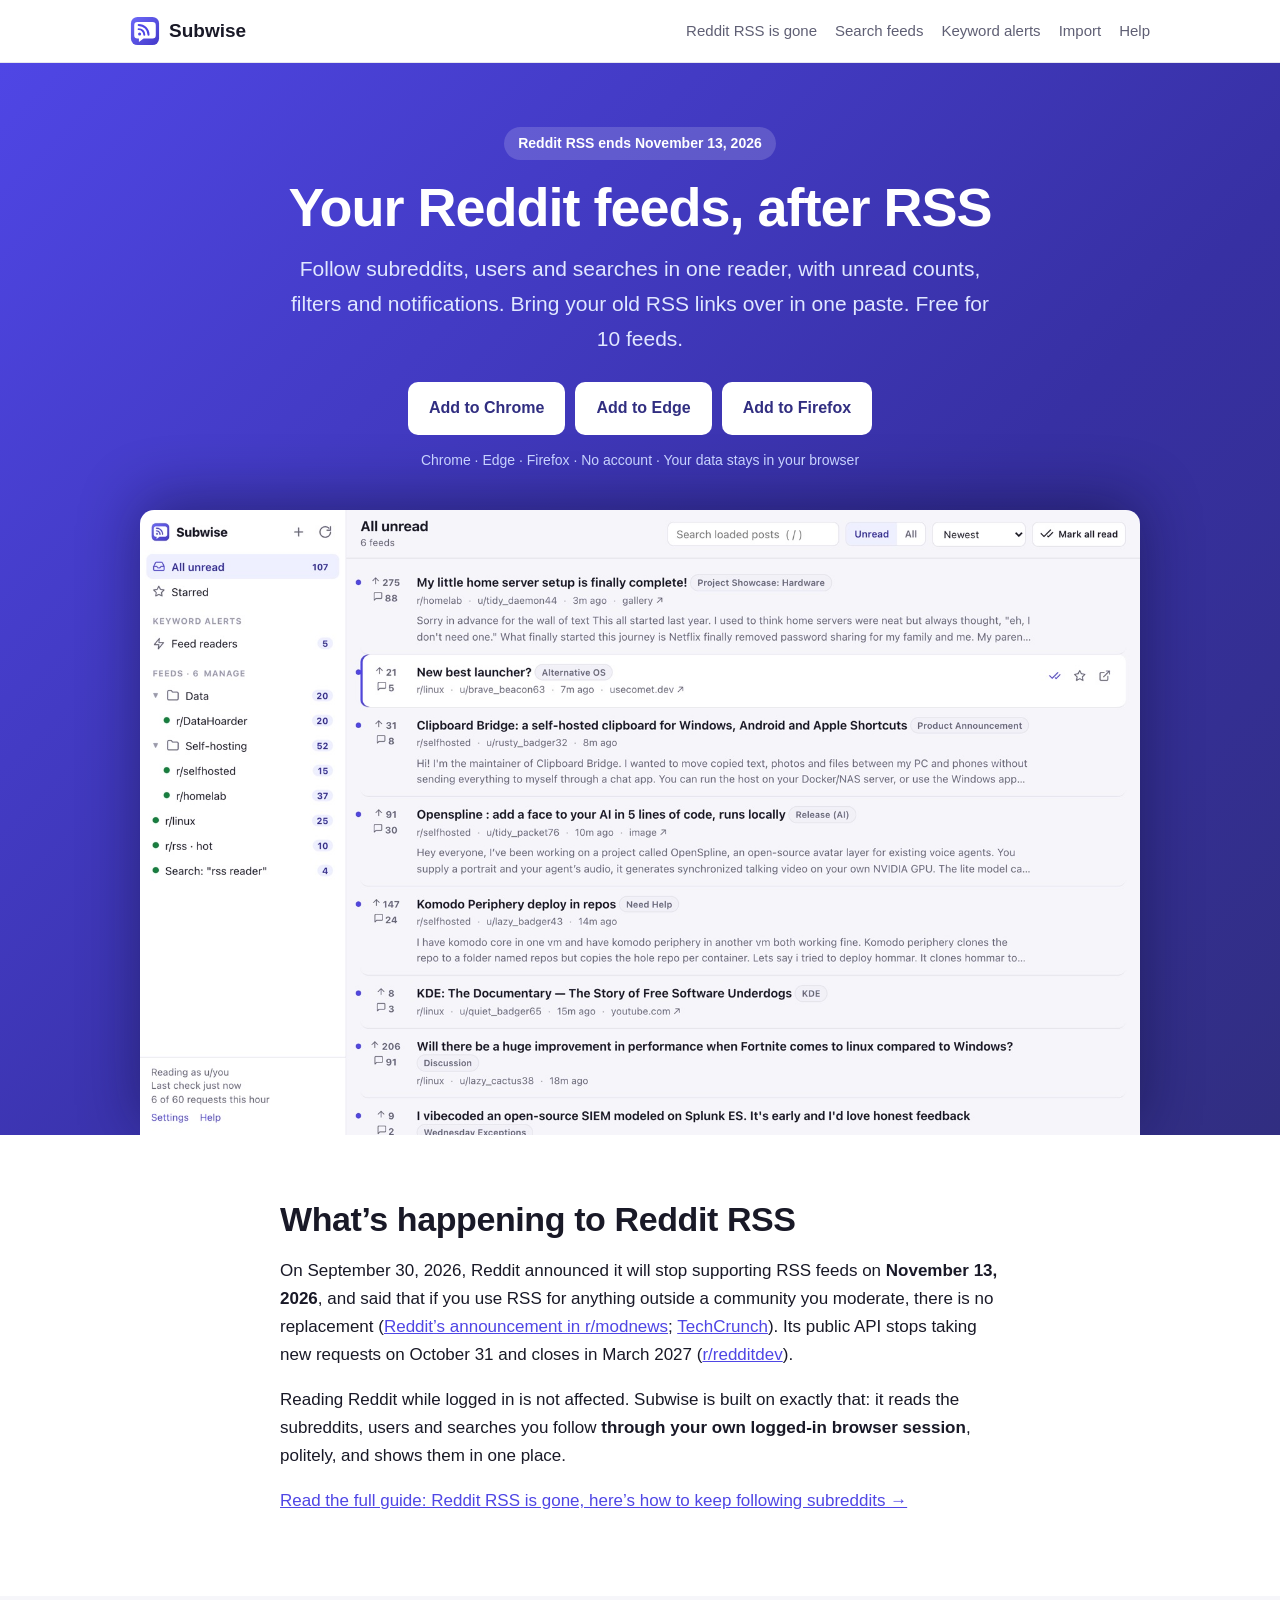
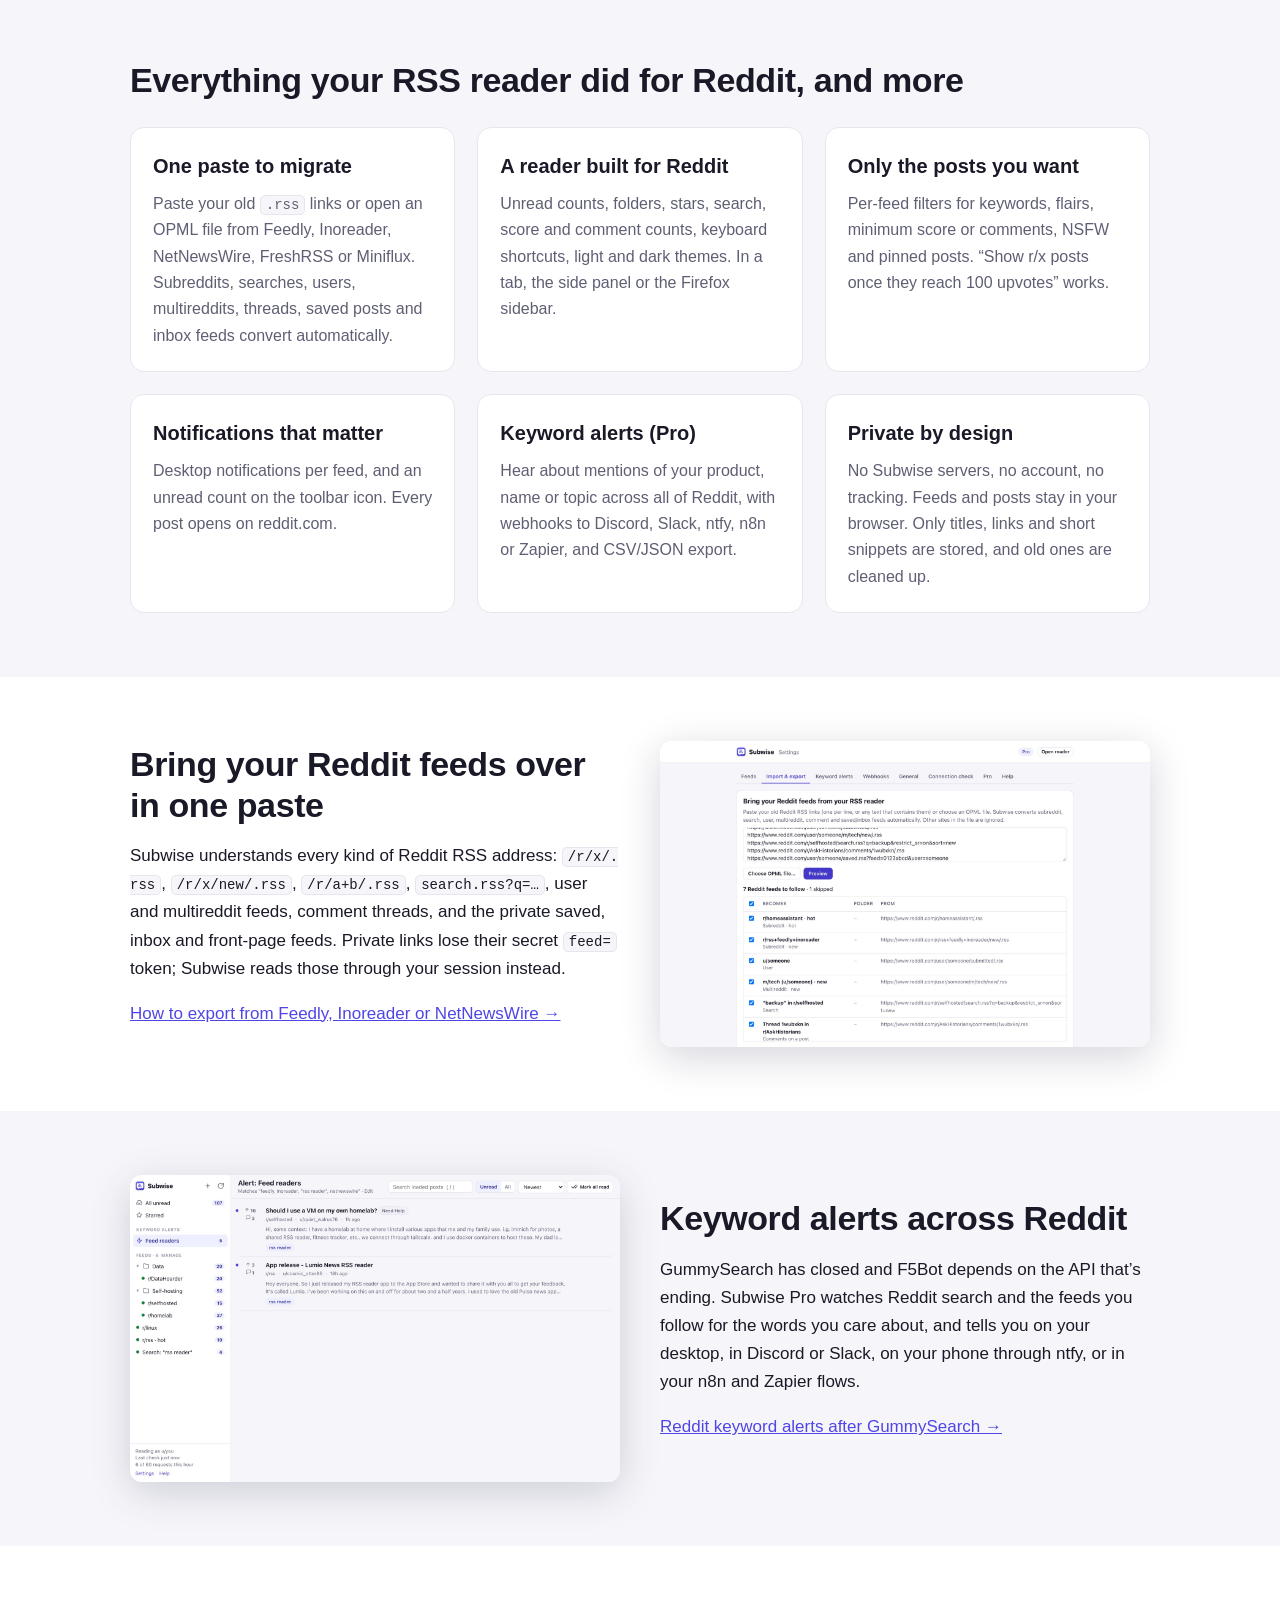
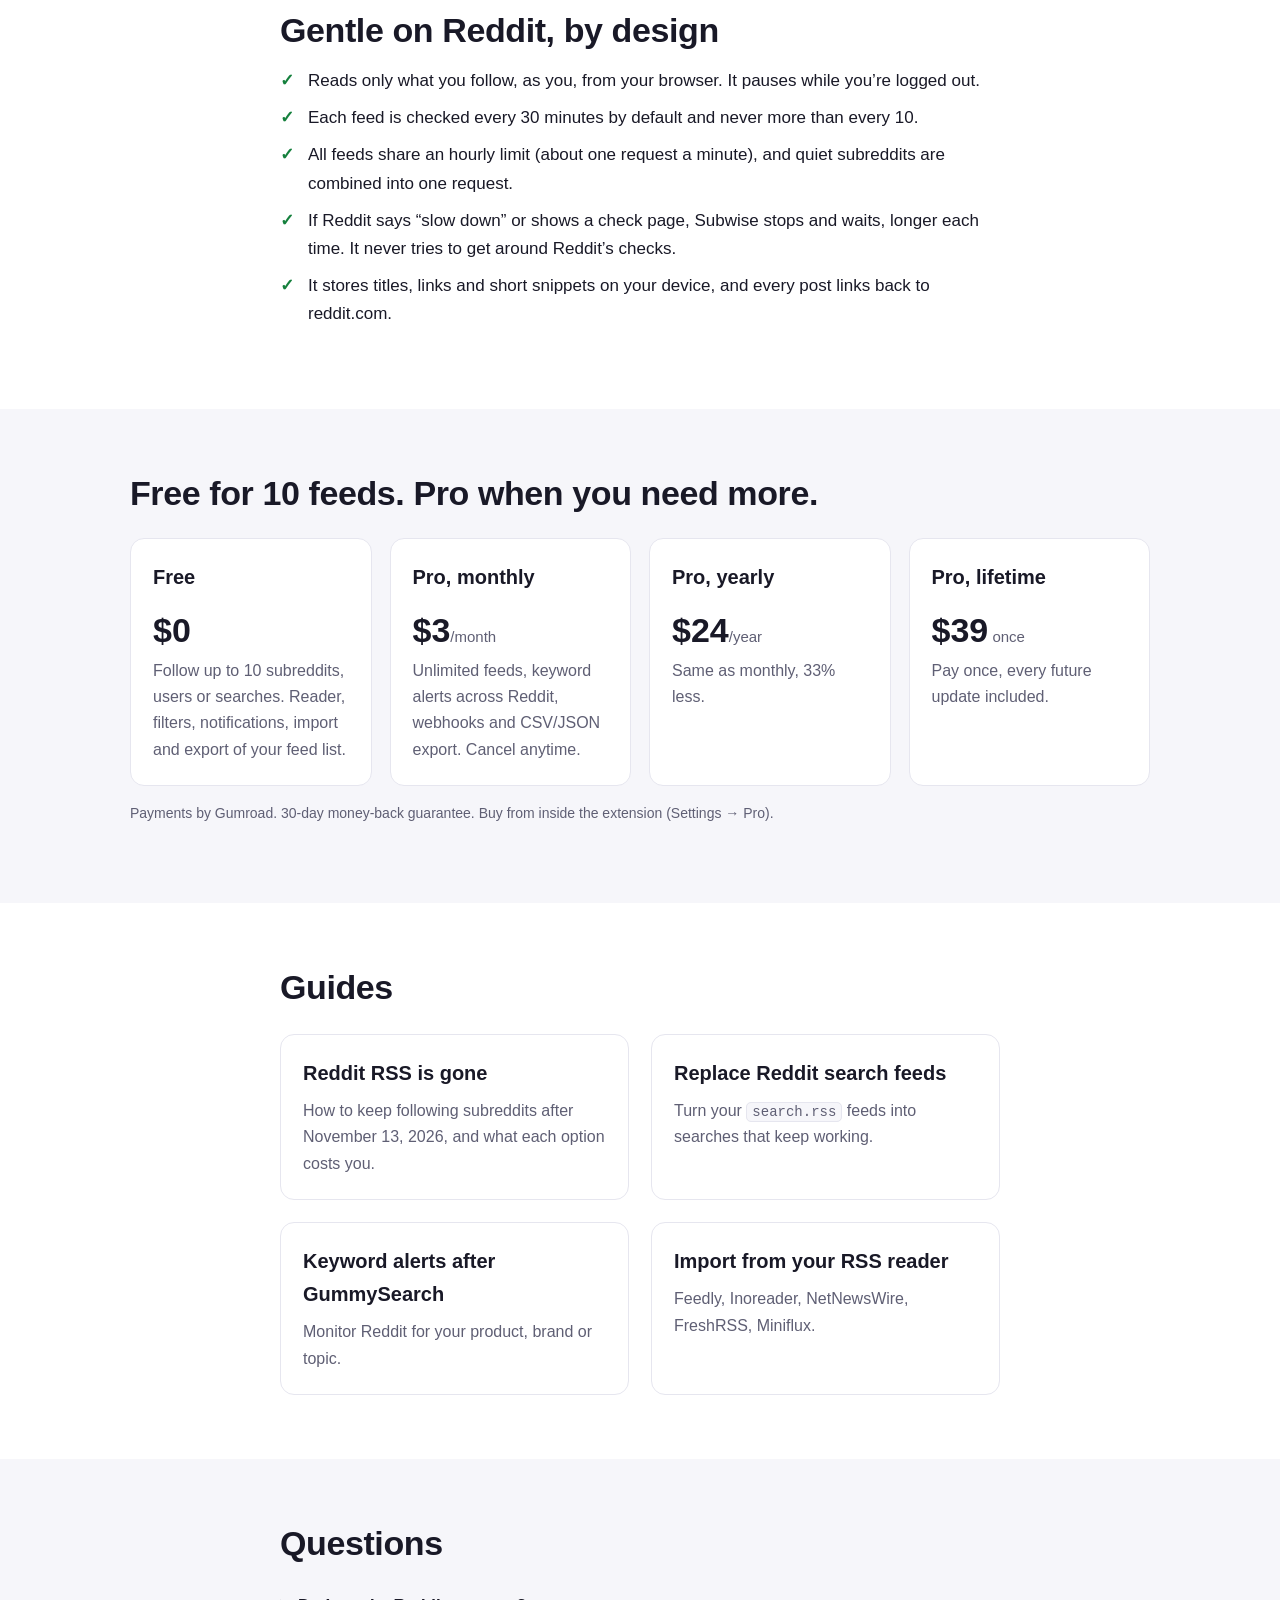
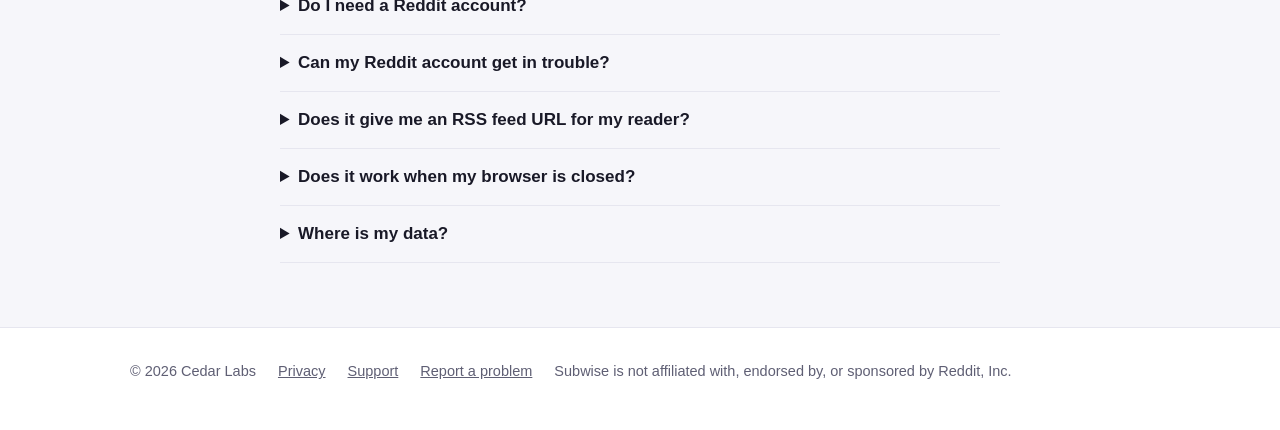
<file: index.html>
<!doctype html>
<html lang="en">
<head>
<meta charset="utf-8">
<meta name="viewport" content="width=device-width, initial-scale=1">
<title>Subwise: Reddit RSS replacement, subreddit notifier and keyword alerts</title>
<meta name="description" content="Reddit RSS ends on November 13, 2026. Subwise is a browser extension that keeps your subreddit, search and user feeds working, with unread counts, filters, notifications and keyword alerts.">
<link rel="canonical" href="https://nkiro33.github.io/subwise/">
<link rel="icon" href="img/favicon-32.png">
<meta property="og:type" content="website">
<meta property="og:title" content="Subwise: Reddit RSS replacement, subreddit notifier and keyword alerts">
<meta property="og:description" content="Reddit RSS ends on November 13, 2026. Subwise is a browser extension that keeps your subreddit, search and user feeds working, with unread counts, filters, notifications and keyword alerts.">
<meta property="og:url" content="https://nkiro33.github.io/subwise/">
<meta property="og:image" content="https://nkiro33.github.io/subwise/img/og.png">
<meta name="twitter:card" content="summary_large_image">
<link rel="stylesheet" href="style.css">
<script type="application/ld+json">{"@context":"https://schema.org","@type":"SoftwareApplication","name":"Subwise","applicationCategory":"BrowserApplication","operatingSystem":"Chrome, Edge, Firefox","description":"Follow subreddits, users and searches after Reddit RSS ends.","offers":[{"@type":"Offer","price":"0","priceCurrency":"USD"},{"@type":"Offer","price":"3","priceCurrency":"USD","description":"Pro, monthly"}]}</script>
</head>
<body>
<header class="top"><div class="wrap">
  <a class="brand" href="./"><img src="img/icon.svg" alt="">Subwise</a>
  <nav><a href="reddit-rss-alternative.html">Reddit RSS is gone</a><a href="replace-reddit-search-rss.html">Search feeds</a><a href="reddit-keyword-alerts.html">Keyword alerts</a><a href="import-reddit-feeds.html">Import</a><a href="support.html">Help</a></nav>
</div></header>
<section class="hero"><div class="wrap">
  <span class="badge">Reddit RSS ends November 13, 2026</span>
  <h1>Your Reddit feeds, after RSS</h1>
  <p class="lead">Follow subreddits, users and searches in one reader, with unread counts, filters and notifications. Bring your old RSS links over in one paste. Free for 10 feeds.</p>
  <div class="cta"><a class="btn light" href="https://chromewebstore.google.com/detail/mabkemiilfppfpgmgajnjgkemgonjhcn" rel="noopener">Add to Chrome</a><a class="btn light" href="https://microsoftedge.microsoft.com/addons/detail/ghckfjpcpcoimbggmikcpidoipdnkmbn" rel="noopener">Add to Edge</a><a class="btn light" href="https://addons.mozilla.org/firefox/addon/subwise/" rel="noopener">Add to Firefox</a></div>
  <small>Chrome · Edge · Firefox · No account · Your data stays in your browser</small>
  <img class="shot" src="img/1-reader.jpg" alt="The Subwise reader showing unread posts from several subreddits, with folders and unread counts" width="1600" height="1000">
</div></section>

<section><div class="narrow">
  <h2>What’s happening to Reddit RSS</h2>
  <p>On September 30, 2026, Reddit announced it will stop supporting RSS feeds on <b>November 13, 2026</b>, and said that if you use RSS for anything outside a community you moderate, there is no replacement (<a href="https://www.reddit.com/r/modnews/comments/1wubgvt/continuing_our_infrastructure_updates_whats/">Reddit’s announcement in r/modnews</a>; <a href="https://techcrunch.com/2026/09/30/reddit-is-killing-rss-feeds-ending-public-api-access-because-of-ai-bots/">TechCrunch</a>). Its public API stops taking new requests on October 31 and closes in March 2027 (<a href="https://www.reddit.com/r/redditdev/comments/1wubcvf/moving_data_api_apps_to_the_developer_platform/">r/redditdev</a>).</p>
  <p>Reading Reddit while logged in is not affected. Subwise is built on exactly that: it reads the subreddits, users and searches you follow <b>through your own logged-in browser session</b>, politely, and shows them in one place.</p>
  <p><a href="reddit-rss-alternative.html">Read the full guide: Reddit RSS is gone, here’s how to keep following subreddits →</a></p>
</div></section>

<section class="soft"><div class="wrap">
  <h2>Everything your RSS reader did for Reddit, and more</h2>
  <div class="grid3">
    <div class="card"><h3>One paste to migrate</h3><p>Paste your old <code>.rss</code> links or open an OPML file from Feedly, Inoreader, NetNewsWire, FreshRSS or Miniflux. Subreddits, searches, users, multireddits, threads, saved posts and inbox feeds convert automatically.</p></div>
    <div class="card"><h3>A reader built for Reddit</h3><p>Unread counts, folders, stars, search, score and comment counts, keyboard shortcuts, light and dark themes. In a tab, the side panel or the Firefox sidebar.</p></div>
    <div class="card"><h3>Only the posts you want</h3><p>Per-feed filters for keywords, flairs, minimum score or comments, NSFW and pinned posts. “Show r/x posts once they reach 100 upvotes” works.</p></div>
    <div class="card"><h3>Notifications that matter</h3><p>Desktop notifications per feed, and an unread count on the toolbar icon. Every post opens on reddit.com.</p></div>
    <div class="card"><h3>Keyword alerts (Pro)</h3><p>Hear about mentions of your product, name or topic across all of Reddit, with webhooks to Discord, Slack, ntfy, n8n or Zapier, and CSV/JSON export.</p></div>
    <div class="card"><h3>Private by design</h3><p>No Subwise servers, no account, no tracking. Feeds and posts stay in your browser. Only titles, links and short snippets are stored, and old ones are cleaned up.</p></div>
  </div>
</div></section>

<section><div class="wrap split">
  <div><h2>Bring your Reddit feeds over in one paste</h2>
  <p>Subwise understands every kind of Reddit RSS address: <code>/r/x/.rss</code>, <code>/r/x/new/.rss</code>, <code>/r/a+b/.rss</code>, <code>search.rss?q=…</code>, user and multireddit feeds, comment threads, and the private saved, inbox and front-page feeds. Private links lose their secret <code>feed=</code> token; Subwise reads those through your session instead.</p>
  <p><a href="import-reddit-feeds.html">How to export from Feedly, Inoreader or NetNewsWire →</a></p></div>
  <img src="img/2-import.jpg" alt="Import screen converting old Reddit RSS links into Subwise feeds" loading="lazy" width="1600" height="1000">
</div></section>

<section class="soft"><div class="wrap split">
  <img src="img/3-alerts.jpg" alt="Keyword alert matches in the Subwise reader" loading="lazy" width="1600" height="1000">
  <div><h2>Keyword alerts across Reddit</h2>
  <p>GummySearch has closed and F5Bot depends on the API that’s ending. Subwise Pro watches Reddit search and the feeds you follow for the words you care about, and tells you on your desktop, in Discord or Slack, on your phone through ntfy, or in your n8n and Zapier flows.</p>
  <p><a href="reddit-keyword-alerts.html">Reddit keyword alerts after GummySearch →</a></p></div>
</div></section>

<section><div class="narrow">
  <h2>Gentle on Reddit, by design</h2>
  <ul class="checks">
    <li>Reads only what you follow, as you, from your browser. It pauses while you’re logged out.</li>
    <li>Each feed is checked every 30 minutes by default and never more than every 10.</li>
    <li>All feeds share an hourly limit (about one request a minute), and quiet subreddits are combined into one request.</li>
    <li>If Reddit says “slow down” or shows a check page, Subwise stops and waits, longer each time. It never tries to get around Reddit’s checks.</li>
    <li>It stores titles, links and short snippets on your device, and every post links back to reddit.com.</li>
  </ul>
</div></section>

<section class="soft" id="pricing"><div class="wrap">
  <h2>Free for 10 feeds. Pro when you need more.</h2>
  <div class="price-grid">
    <div class="card"><h3>Free</h3><div class="price">$0</div><p>Follow up to 10 subreddits, users or searches. Reader, filters, notifications, import and export of your feed list.</p></div>
    <div class="card"><h3>Pro, monthly</h3><div class="price">$3<small>/month</small></div><p>Unlimited feeds, keyword alerts across Reddit, webhooks and CSV/JSON export. Cancel anytime.</p></div>
    <div class="card"><h3>Pro, yearly</h3><div class="price">$24<small>/year</small></div><p>Same as monthly, 33% less.</p></div>
    <div class="card"><h3>Pro, lifetime</h3><div class="price">$39<small> once</small></div><p>Pay once, every future update included.</p></div>
  </div>
  <p class="small" style="margin-top:16px">Payments by Gumroad. 30-day money-back guarantee. Buy from inside the extension (Settings → Pro).</p>
</div></section>

<section><div class="narrow">
  <h2>Guides</h2>
  <div class="grid3 guides">
    <a class="card" href="reddit-rss-alternative.html"><h3>Reddit RSS is gone</h3><p>How to keep following subreddits after November 13, 2026, and what each option costs you.</p></a>
    <a class="card" href="replace-reddit-search-rss.html"><h3>Replace Reddit search feeds</h3><p>Turn your <code>search.rss</code> feeds into searches that keep working.</p></a>
    <a class="card" href="reddit-keyword-alerts.html"><h3>Keyword alerts after GummySearch</h3><p>Monitor Reddit for your product, brand or topic.</p></a>
    <a class="card" href="import-reddit-feeds.html"><h3>Import from your RSS reader</h3><p>Feedly, Inoreader, NetNewsWire, FreshRSS, Miniflux.</p></a>
  </div>
</div></section>

<section class="soft"><div class="narrow faq">
  <h2>Questions</h2>
  <details><summary>Do I need a Reddit account?</summary><p>Yes. Reddit stopped serving its data pages (<code>.json</code>) to logged-out visitors in May 2026, and Subwise only reads Reddit as you, through your logged-in session. A free account that never posts is enough.</p></details>
  <details><summary>Can my Reddit account get in trouble?</summary><p>Subwise behaves like a person leaving a Reddit tab open: a few requests an hour per feed, an overall cap of about one a minute, and an immediate stop if Reddit pushes back. It doesn’t post, vote or comment, and it never works around Reddit’s checks. Reddit hasn’t published rules for browser extensions, so we keep the footprint small on purpose.</p></details>
  <details><summary>Does it give me an RSS feed URL for my reader?</summary><p>No. Republishing Reddit as a public feed is exactly what Reddit is shutting down, so Subwise keeps your feeds in its own reader instead. Pro webhooks can push new posts (titles, links, short snippets) to Discord, Slack, ntfy or your automations.</p></details>
  <details><summary>Does it work when my browser is closed?</summary><p>No. Subwise runs in your browser, so it checks while the browser is open and catches up when you open it again.</p></details>
  <details><summary>Where is my data?</summary><p>In your browser only. There are no Subwise servers. See the <a href="privacy.html">privacy policy</a>.</p></details>
</div></section>
<footer><div class="wrap">
  <span>© 2026 Cedar Labs</span>
  <a href="privacy.html">Privacy</a>
  <a href="support.html">Support</a>
  <a href="https://github.com/nkiro33/subwise/issues">Report a problem</a>
  <span>Subwise is not affiliated with, endorsed by, or sponsored by Reddit, Inc.</span>
</div></footer>
</body>
</html>
</file>
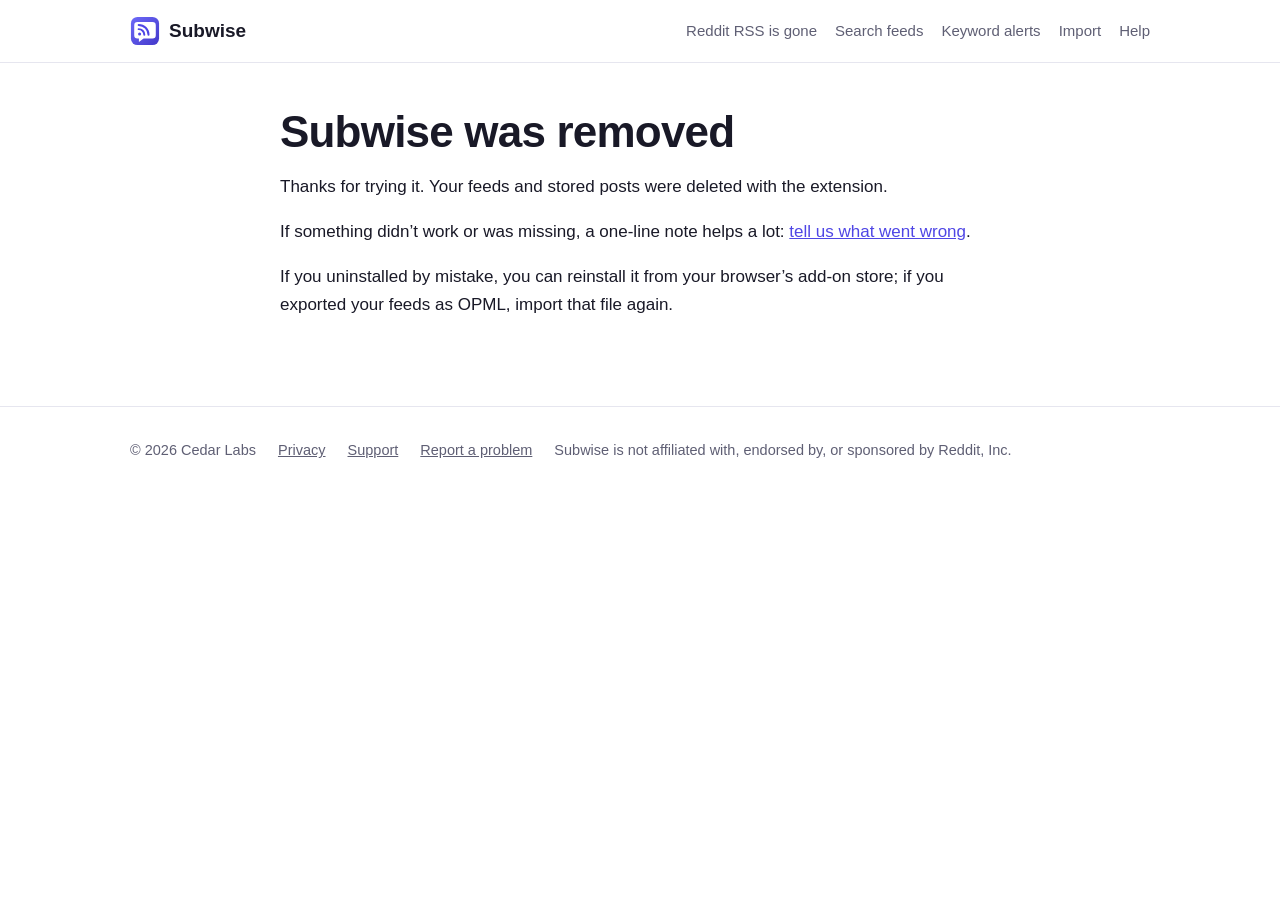
<file: bye.html>
<!doctype html>
<html lang="en">
<head>
<meta charset="utf-8">
<meta name="viewport" content="width=device-width, initial-scale=1">
<title>Subwise was removed</title>
<meta name="description" content="Subwise was removed from your browser.">
<link rel="canonical" href="https://nkiro33.github.io/subwise/bye.html">
<link rel="icon" href="img/favicon-32.png">
<meta property="og:type" content="website">
<meta property="og:title" content="Subwise was removed">
<meta property="og:description" content="Subwise was removed from your browser.">
<meta property="og:url" content="https://nkiro33.github.io/subwise/bye.html">
<meta property="og:image" content="https://nkiro33.github.io/subwise/img/og.png">
<meta name="twitter:card" content="summary_large_image">
<link rel="stylesheet" href="style.css">

</head>
<body>
<header class="top"><div class="wrap">
  <a class="brand" href="./"><img src="img/icon.svg" alt="">Subwise</a>
  <nav><a href="reddit-rss-alternative.html">Reddit RSS is gone</a><a href="replace-reddit-search-rss.html">Search feeds</a><a href="reddit-keyword-alerts.html">Keyword alerts</a><a href="import-reddit-feeds.html">Import</a><a href="support.html">Help</a></nav>
</div></header>
<article><div class="narrow">
<h1>Subwise was removed</h1>
<p>Thanks for trying it. Your feeds and stored posts were deleted with the extension.</p>
<p>If something didn’t work or was missing, a one-line note helps a lot: <a href="https://github.com/nkiro33/subwise/issues/new?title=Uninstall%20feedback&amp;body=What%20went%20wrong%20or%20was%20missing%3F">tell us what went wrong</a>.</p>
<p>If you uninstalled by mistake, you can reinstall it from your browser’s add-on store; if you exported your feeds as OPML, import that file again.</p>
</div></article>
<footer><div class="wrap">
  <span>© 2026 Cedar Labs</span>
  <a href="privacy.html">Privacy</a>
  <a href="support.html">Support</a>
  <a href="https://github.com/nkiro33/subwise/issues">Report a problem</a>
  <span>Subwise is not affiliated with, endorsed by, or sponsored by Reddit, Inc.</span>
</div></footer>
</body>
</html>
</file>
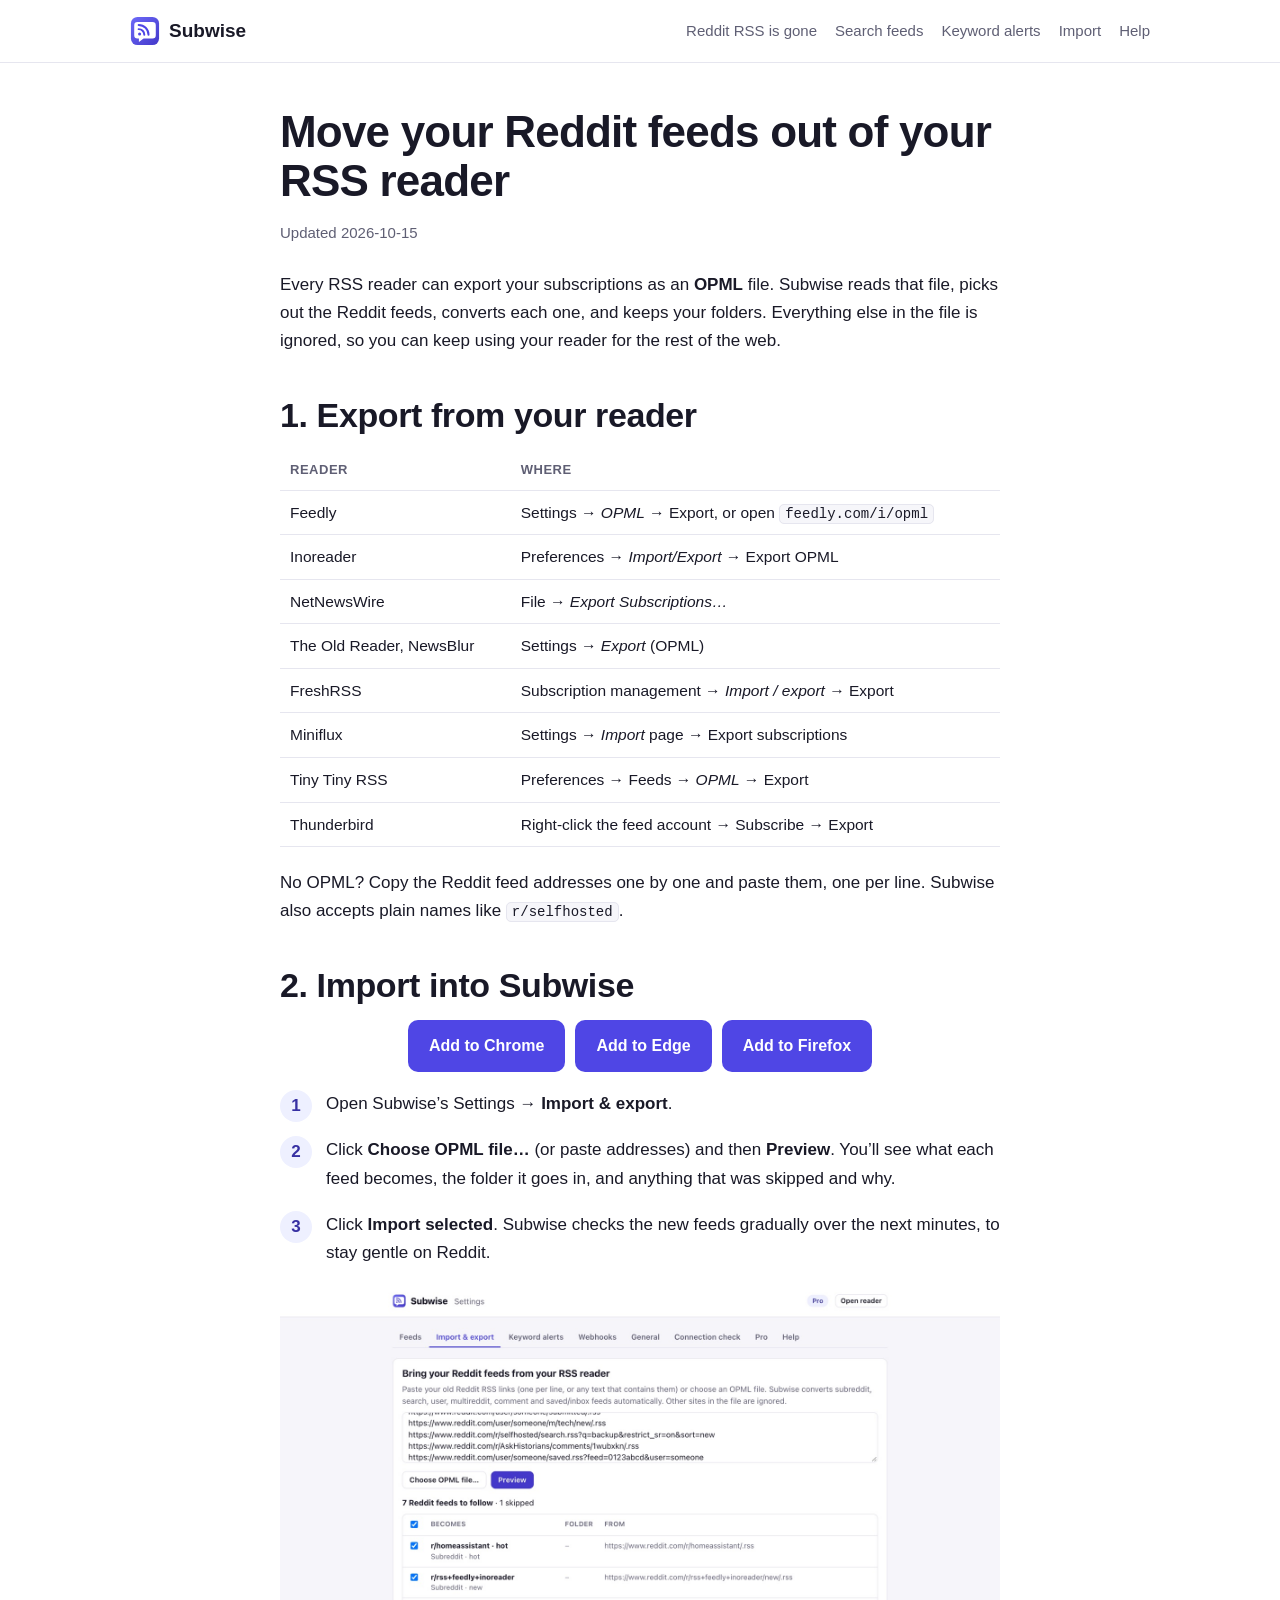
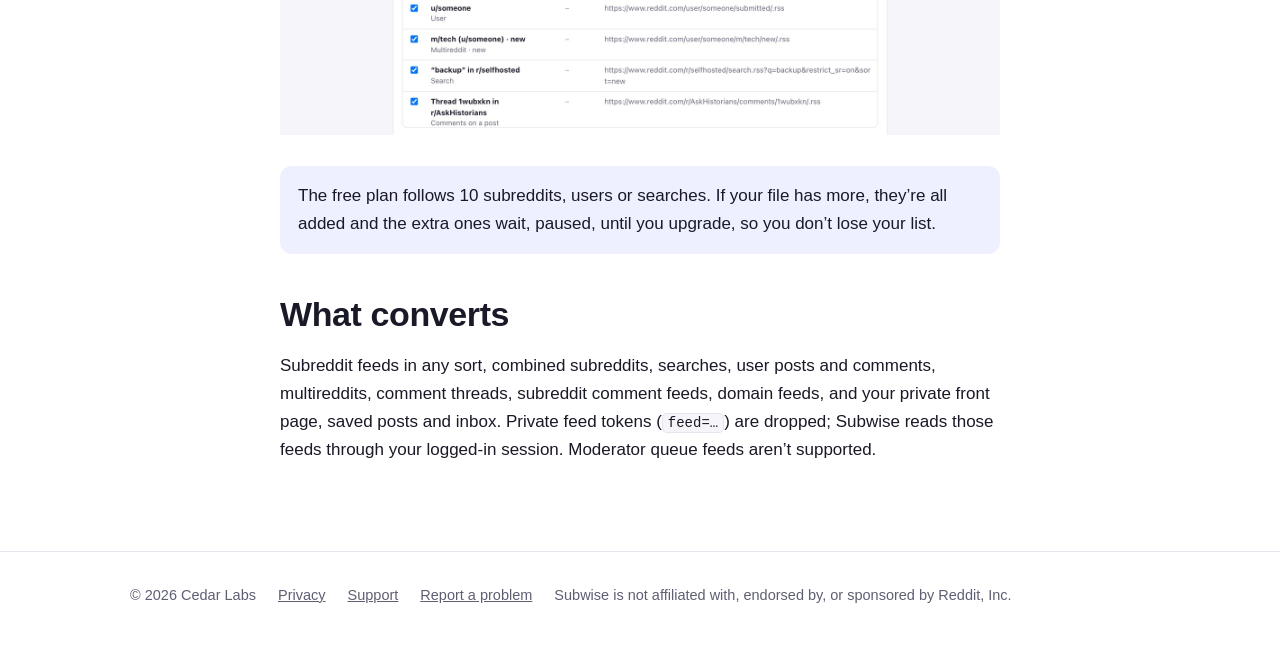
<file: import-reddit-feeds.html>
<!doctype html>
<html lang="en">
<head>
<meta charset="utf-8">
<meta name="viewport" content="width=device-width, initial-scale=1">
<title>Move your Reddit feeds out of Feedly, Inoreader or NetNewsWire</title>
<meta name="description" content="Export your Reddit RSS feeds from Feedly, Inoreader, NetNewsWire, FreshRSS or Miniflux as OPML and import them into Subwise before Reddit RSS ends on November 13, 2026.">
<link rel="canonical" href="https://nkiro33.github.io/subwise/import-reddit-feeds.html">
<link rel="icon" href="img/favicon-32.png">
<meta property="og:type" content="website">
<meta property="og:title" content="Move your Reddit feeds out of Feedly, Inoreader or NetNewsWire">
<meta property="og:description" content="Export your Reddit RSS feeds from Feedly, Inoreader, NetNewsWire, FreshRSS or Miniflux as OPML and import them into Subwise before Reddit RSS ends on November 13, 2026.">
<meta property="og:url" content="https://nkiro33.github.io/subwise/import-reddit-feeds.html">
<meta property="og:image" content="https://nkiro33.github.io/subwise/img/og.png">
<meta name="twitter:card" content="summary_large_image">
<link rel="stylesheet" href="style.css">

</head>
<body>
<header class="top"><div class="wrap">
  <a class="brand" href="./"><img src="img/icon.svg" alt="">Subwise</a>
  <nav><a href="reddit-rss-alternative.html">Reddit RSS is gone</a><a href="replace-reddit-search-rss.html">Search feeds</a><a href="reddit-keyword-alerts.html">Keyword alerts</a><a href="import-reddit-feeds.html">Import</a><a href="support.html">Help</a></nav>
</div></header>
<article><div class="narrow">
<h1>Move your Reddit feeds out of your RSS reader</h1>
<p class="meta">Updated 2026-10-15</p>
<p>Every RSS reader can export your subscriptions as an <b>OPML</b> file. Subwise reads that file, picks out the Reddit feeds, converts each one, and keeps your folders. Everything else in the file is ignored, so you can keep using your reader for the rest of the web.</p>

<h2>1. Export from your reader</h2>
<table>
<tr><th>Reader</th><th>Where</th></tr>
<tr><td>Feedly</td><td>Settings → <i>OPML</i> → Export, or open <code>feedly.com/i/opml</code></td></tr>
<tr><td>Inoreader</td><td>Preferences → <i>Import/Export</i> → Export OPML</td></tr>
<tr><td>NetNewsWire</td><td>File → <i>Export Subscriptions…</i></td></tr>
<tr><td>The Old Reader, NewsBlur</td><td>Settings → <i>Export</i> (OPML)</td></tr>
<tr><td>FreshRSS</td><td>Subscription management → <i>Import / export</i> → Export</td></tr>
<tr><td>Miniflux</td><td>Settings → <i>Import</i> page → Export subscriptions</td></tr>
<tr><td>Tiny Tiny RSS</td><td>Preferences → Feeds → <i>OPML</i> → Export</td></tr>
<tr><td>Thunderbird</td><td>Right-click the feed account → Subscribe → Export</td></tr>
</table>
<p>No OPML? Copy the Reddit feed addresses one by one and paste them, one per line. Subwise also accepts plain names like <code>r/selfhosted</code>.</p>

<h2>2. Import into Subwise</h2>
<div class="cta"><a class="btn primary" href="https://chromewebstore.google.com/detail/mabkemiilfppfpgmgajnjgkemgonjhcn" rel="noopener">Add to Chrome</a><a class="btn primary" href="https://microsoftedge.microsoft.com/addons/detail/ghckfjpcpcoimbggmikcpidoipdnkmbn" rel="noopener">Add to Edge</a><a class="btn primary" href="https://addons.mozilla.org/firefox/addon/subwise/" rel="noopener">Add to Firefox</a></div>
<ol class="steps">
<li>Open Subwise’s Settings → <b>Import &amp; export</b>.</li>
<li>Click <b>Choose OPML file…</b> (or paste addresses) and then <b>Preview</b>. You’ll see what each feed becomes, the folder it goes in, and anything that was skipped and why.</li>
<li>Click <b>Import selected</b>. Subwise checks the new feeds gradually over the next minutes, to stay gentle on Reddit.</li>
</ol>
<img src="img/2-import.jpg" alt="Subwise import preview" loading="lazy" width="1600" height="1000">
<div class="note">The free plan follows 10 subreddits, users or searches. If your file has more, they’re all added and the extra ones wait, paused, until you upgrade, so you don’t lose your list.</div>

<h2>What converts</h2>
<p>Subreddit feeds in any sort, combined subreddits, searches, user posts and comments, multireddits, comment threads, subreddit comment feeds, domain feeds, and your private front page, saved posts and inbox. Private feed tokens (<code>feed=…</code>) are dropped; Subwise reads those feeds through your logged-in session. Moderator queue feeds aren’t supported.</p>
</div></article>
<footer><div class="wrap">
  <span>© 2026 Cedar Labs</span>
  <a href="privacy.html">Privacy</a>
  <a href="support.html">Support</a>
  <a href="https://github.com/nkiro33/subwise/issues">Report a problem</a>
  <span>Subwise is not affiliated with, endorsed by, or sponsored by Reddit, Inc.</span>
</div></footer>
</body>
</html>
</file>
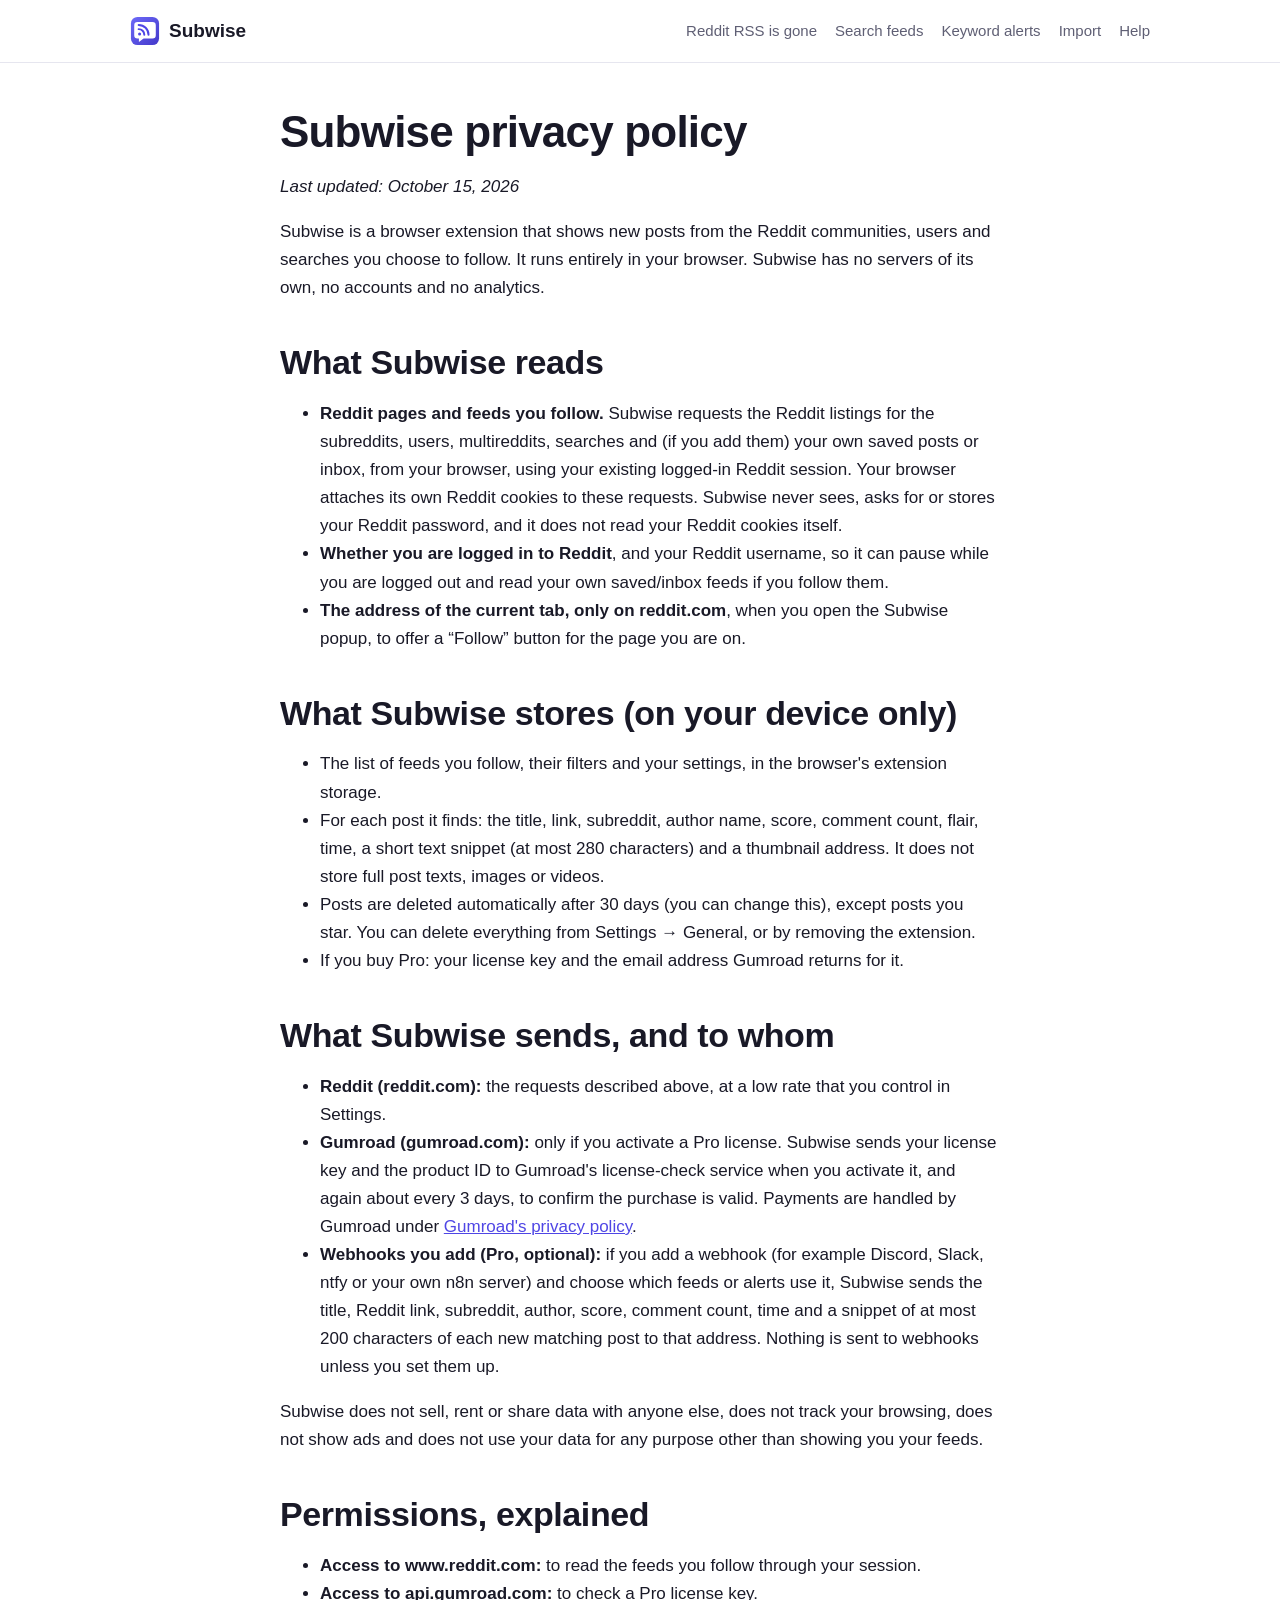
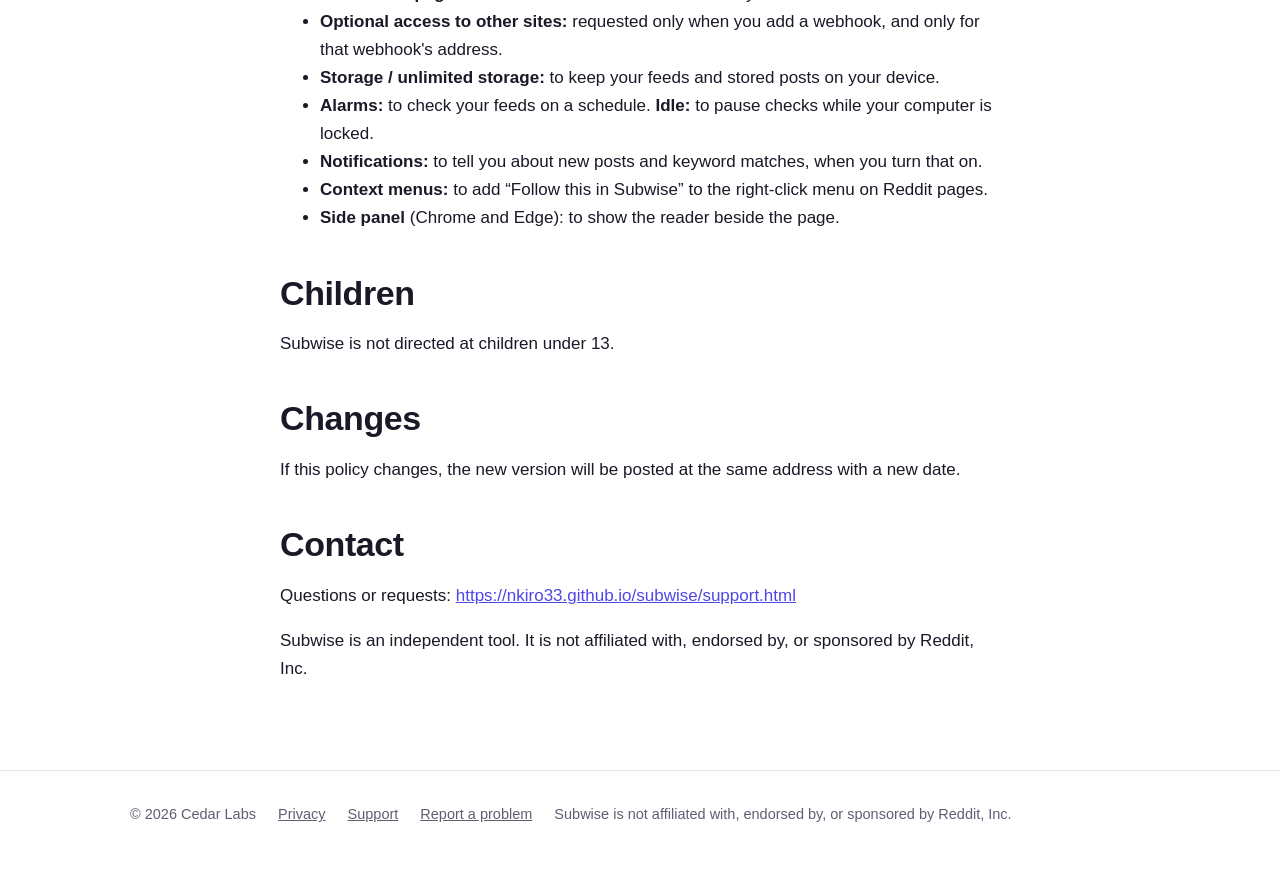
<file: privacy.html>
<!doctype html>
<html lang="en">
<head>
<meta charset="utf-8">
<meta name="viewport" content="width=device-width, initial-scale=1">
<title>Subwise privacy policy</title>
<meta name="description" content="What the Subwise browser extension reads, stores and sends.">
<link rel="canonical" href="https://nkiro33.github.io/subwise/privacy.html">
<link rel="icon" href="img/favicon-32.png">
<meta property="og:type" content="website">
<meta property="og:title" content="Subwise privacy policy">
<meta property="og:description" content="What the Subwise browser extension reads, stores and sends.">
<meta property="og:url" content="https://nkiro33.github.io/subwise/privacy.html">
<meta property="og:image" content="https://nkiro33.github.io/subwise/img/og.png">
<meta name="twitter:card" content="summary_large_image">
<link rel="stylesheet" href="style.css">

</head>
<body>
<header class="top"><div class="wrap">
  <a class="brand" href="./"><img src="img/icon.svg" alt="">Subwise</a>
  <nav><a href="reddit-rss-alternative.html">Reddit RSS is gone</a><a href="replace-reddit-search-rss.html">Search feeds</a><a href="reddit-keyword-alerts.html">Keyword alerts</a><a href="import-reddit-feeds.html">Import</a><a href="support.html">Help</a></nav>
</div></header>
<article><div class="narrow"><h1>Subwise privacy policy</h1>
<p><i>Last updated: October 15, 2026</i></p>
<p>Subwise is a browser extension that shows new posts from the Reddit communities, users and searches you choose to follow. It runs entirely in your browser. Subwise has no servers of its own, no accounts and no analytics.</p>
<h2>What Subwise reads</h2>
<ul>
<li><b>Reddit pages and feeds you follow.</b> Subwise requests the Reddit listings for the subreddits, users, multireddits, searches and (if you add them) your own saved posts or inbox, from your browser, using your existing logged-in Reddit session. Your browser attaches its own Reddit cookies to these requests. Subwise never sees, asks for or stores your Reddit password, and it does not read your Reddit cookies itself.</li>
<li><b>Whether you are logged in to Reddit</b>, and your Reddit username, so it can pause while you are logged out and read your own saved/inbox feeds if you follow them.</li>
<li><b>The address of the current tab, only on reddit.com</b>, when you open the Subwise popup, to offer a “Follow” button for the page you are on.</li>
</ul>
<h2>What Subwise stores (on your device only)</h2>
<ul>
<li>The list of feeds you follow, their filters and your settings, in the browser's extension storage.</li>
<li>For each post it finds: the title, link, subreddit, author name, score, comment count, flair, time, a short text snippet (at most 280 characters) and a thumbnail address. It does not store full post texts, images or videos.</li>
<li>Posts are deleted automatically after 30 days (you can change this), except posts you star. You can delete everything from Settings → General, or by removing the extension.</li>
<li>If you buy Pro: your license key and the email address Gumroad returns for it.</li>
</ul>
<h2>What Subwise sends, and to whom</h2>
<ul>
<li><b>Reddit (reddit.com):</b> the requests described above, at a low rate that you control in Settings.</li>
<li><b>Gumroad (gumroad.com):</b> only if you activate a Pro license. Subwise sends your license key and the product ID to Gumroad's license-check service when you activate it, and again about every 3 days, to confirm the purchase is valid. Payments are handled by Gumroad under <a href="https://gumroad.com/privacy">Gumroad's privacy policy</a>.</li>
<li><b>Webhooks you add (Pro, optional):</b> if you add a webhook (for example Discord, Slack, ntfy or your own n8n server) and choose which feeds or alerts use it, Subwise sends the title, Reddit link, subreddit, author, score, comment count, time and a snippet of at most 200 characters of each new matching post to that address. Nothing is sent to webhooks unless you set them up.</li>
</ul>
<p>Subwise does not sell, rent or share data with anyone else, does not track your browsing, does not show ads and does not use your data for any purpose other than showing you your feeds.</p>
<h2>Permissions, explained</h2>
<ul>
<li><b>Access to www.reddit.com:</b> to read the feeds you follow through your session.</li>
<li><b>Access to api.gumroad.com:</b> to check a Pro license key.</li>
<li><b>Optional access to other sites:</b> requested only when you add a webhook, and only for that webhook's address.</li>
<li><b>Storage / unlimited storage:</b> to keep your feeds and stored posts on your device.</li>
<li><b>Alarms:</b> to check your feeds on a schedule. <b>Idle:</b> to pause checks while your computer is locked.</li>
<li><b>Notifications:</b> to tell you about new posts and keyword matches, when you turn that on.</li>
<li><b>Context menus:</b> to add “Follow this in Subwise” to the right-click menu on Reddit pages.</li>
<li><b>Side panel</b> (Chrome and Edge): to show the reader beside the page.</li>
</ul>
<h2>Children</h2>
<p>Subwise is not directed at children under 13.</p>
<h2>Changes</h2>
<p>If this policy changes, the new version will be posted at the same address with a new date.</p>
<h2>Contact</h2>
<p>Questions or requests: <a href="https://nkiro33.github.io/subwise/support.html">https://nkiro33.github.io/subwise/support.html</a></p>
<p>Subwise is an independent tool. It is not affiliated with, endorsed by, or sponsored by Reddit, Inc.</p></div></article>
<footer><div class="wrap">
  <span>© 2026 Cedar Labs</span>
  <a href="privacy.html">Privacy</a>
  <a href="support.html">Support</a>
  <a href="https://github.com/nkiro33/subwise/issues">Report a problem</a>
  <span>Subwise is not affiliated with, endorsed by, or sponsored by Reddit, Inc.</span>
</div></footer>
</body>
</html>
</file>
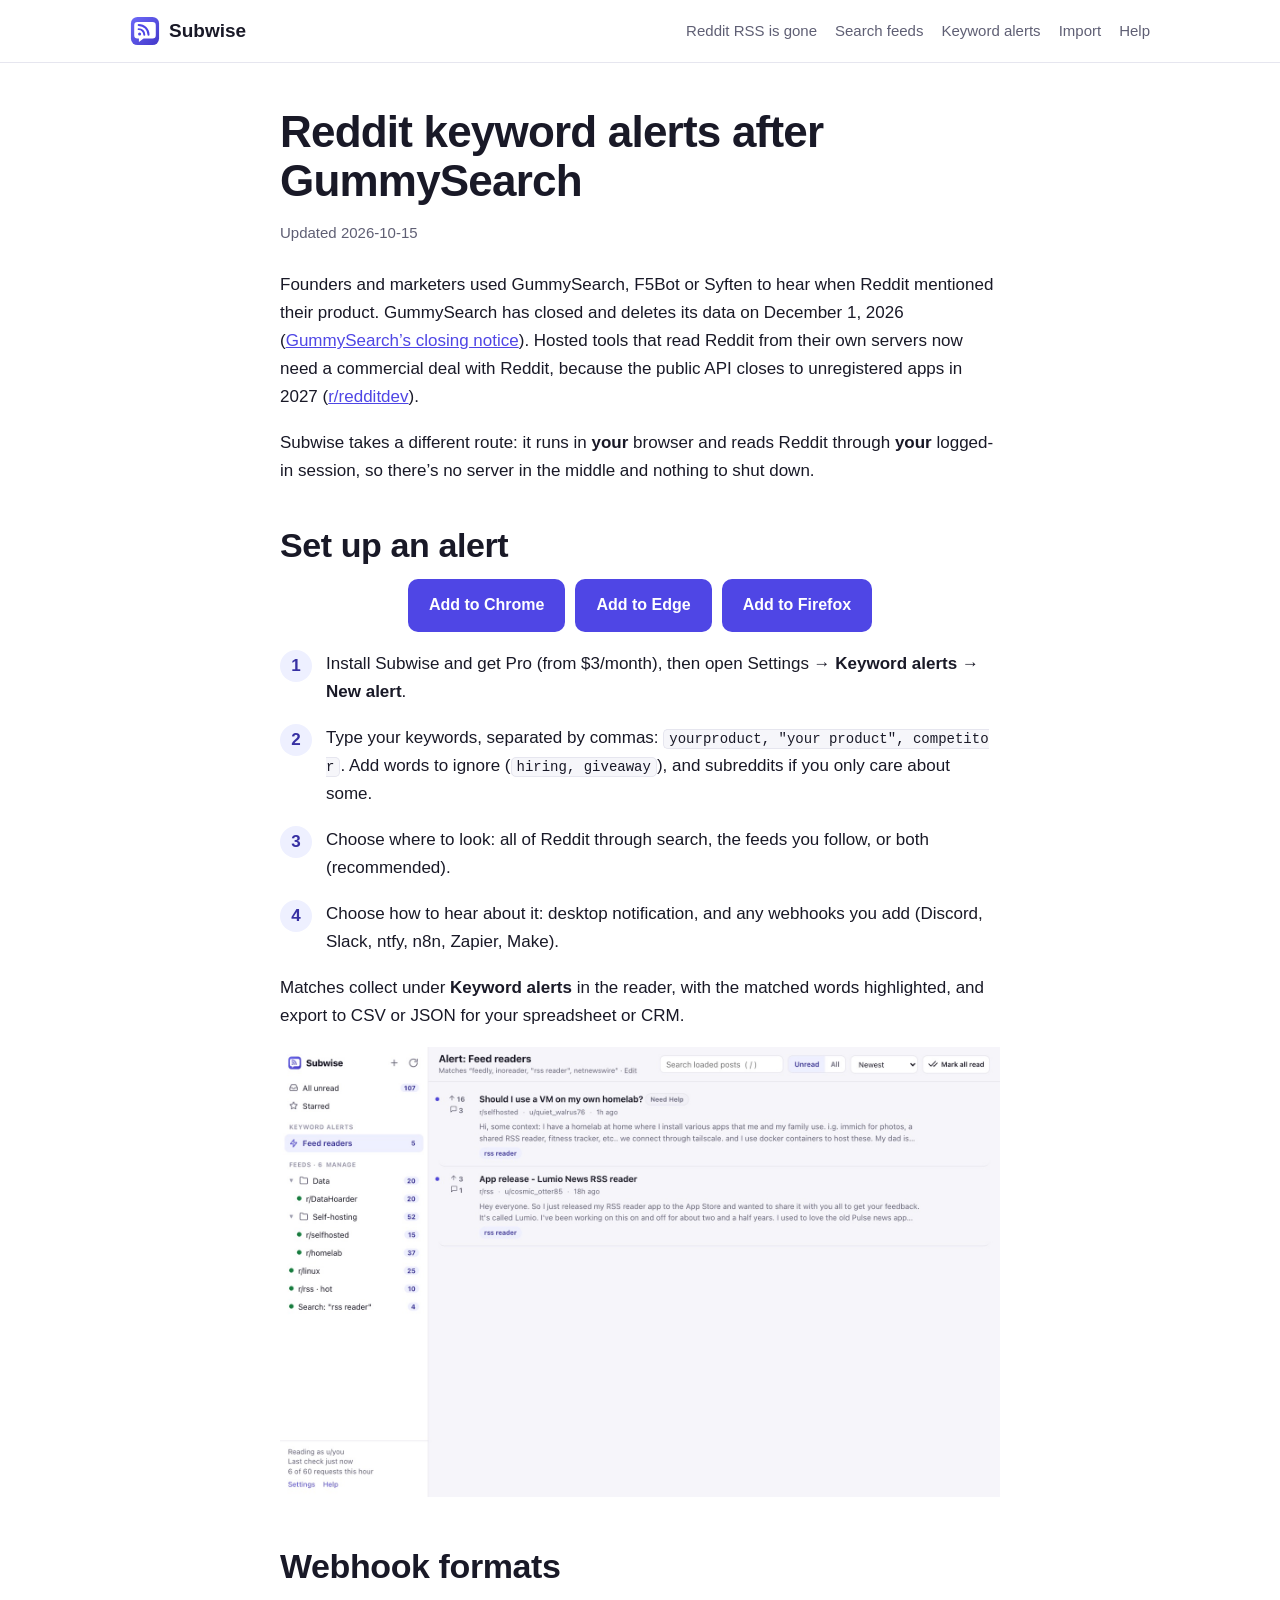
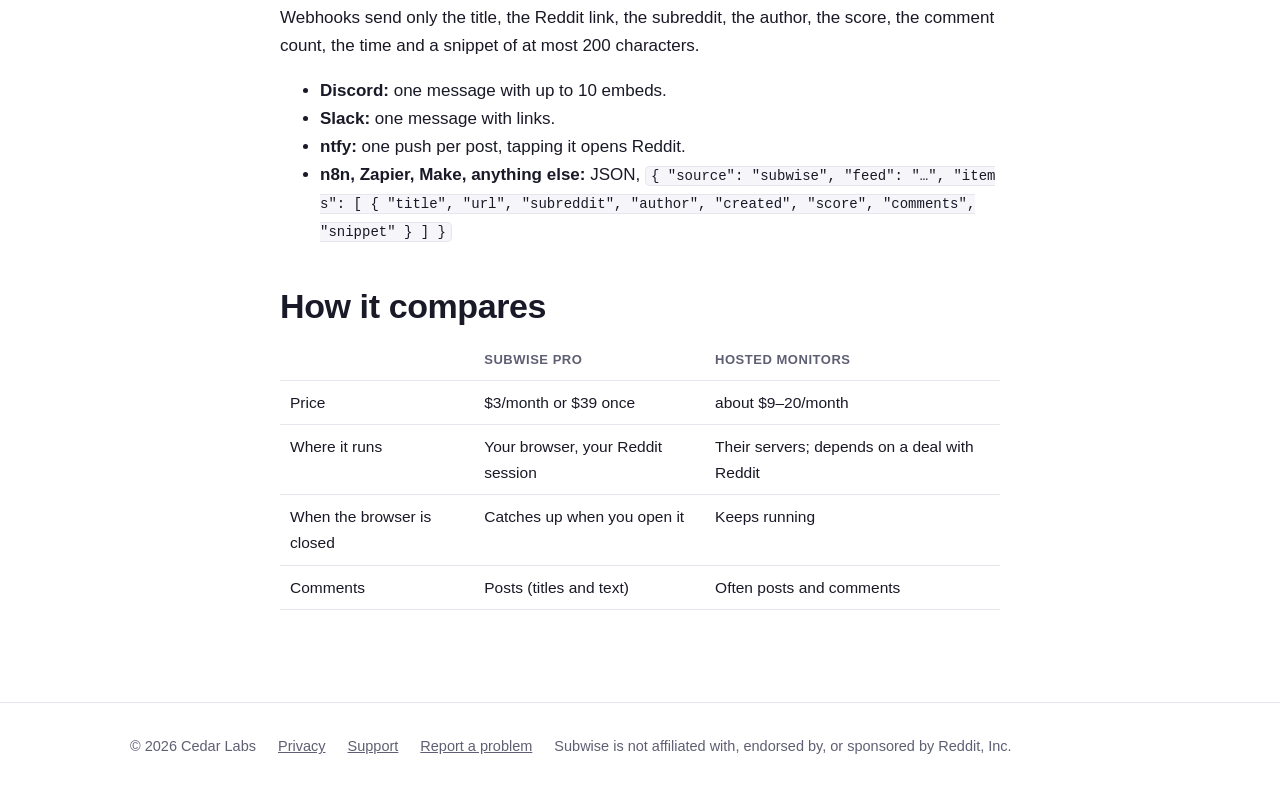
<file: reddit-keyword-alerts.html>
<!doctype html>
<html lang="en">
<head>
<meta charset="utf-8">
<meta name="viewport" content="width=device-width, initial-scale=1">
<title>Reddit keyword alerts after GummySearch: monitor mentions of your product</title>
<meta name="description" content="GummySearch closed and Reddit’s API is ending. How to get alerts when Reddit mentions your product, brand or topic, with Discord, Slack, ntfy and n8n webhooks.">
<link rel="canonical" href="https://nkiro33.github.io/subwise/reddit-keyword-alerts.html">
<link rel="icon" href="img/favicon-32.png">
<meta property="og:type" content="website">
<meta property="og:title" content="Reddit keyword alerts after GummySearch: monitor mentions of your product">
<meta property="og:description" content="GummySearch closed and Reddit’s API is ending. How to get alerts when Reddit mentions your product, brand or topic, with Discord, Slack, ntfy and n8n webhooks.">
<meta property="og:url" content="https://nkiro33.github.io/subwise/reddit-keyword-alerts.html">
<meta property="og:image" content="https://nkiro33.github.io/subwise/img/og.png">
<meta name="twitter:card" content="summary_large_image">
<link rel="stylesheet" href="style.css">

</head>
<body>
<header class="top"><div class="wrap">
  <a class="brand" href="./"><img src="img/icon.svg" alt="">Subwise</a>
  <nav><a href="reddit-rss-alternative.html">Reddit RSS is gone</a><a href="replace-reddit-search-rss.html">Search feeds</a><a href="reddit-keyword-alerts.html">Keyword alerts</a><a href="import-reddit-feeds.html">Import</a><a href="support.html">Help</a></nav>
</div></header>
<article><div class="narrow">
<h1>Reddit keyword alerts after GummySearch</h1>
<p class="meta">Updated 2026-10-15</p>
<p>Founders and marketers used GummySearch, F5Bot or Syften to hear when Reddit mentioned their product. GummySearch has closed and deletes its data on December 1, 2026 (<a href="https://gummysearch.com/closing-time/">GummySearch’s closing notice</a>). Hosted tools that read Reddit from their own servers now need a commercial deal with Reddit, because the public API closes to unregistered apps in 2027 (<a href="https://www.reddit.com/r/redditdev/comments/1wubcvf/moving_data_api_apps_to_the_developer_platform/">r/redditdev</a>).</p>
<p>Subwise takes a different route: it runs in <b>your</b> browser and reads Reddit through <b>your</b> logged-in session, so there’s no server in the middle and nothing to shut down.</p>

<h2>Set up an alert</h2>
<div class="cta"><a class="btn primary" href="https://chromewebstore.google.com/detail/mabkemiilfppfpgmgajnjgkemgonjhcn" rel="noopener">Add to Chrome</a><a class="btn primary" href="https://microsoftedge.microsoft.com/addons/detail/ghckfjpcpcoimbggmikcpidoipdnkmbn" rel="noopener">Add to Edge</a><a class="btn primary" href="https://addons.mozilla.org/firefox/addon/subwise/" rel="noopener">Add to Firefox</a></div>
<ol class="steps">
<li>Install Subwise and get Pro (from $3/month), then open Settings → <b>Keyword alerts</b> → <b>New alert</b>.</li>
<li>Type your keywords, separated by commas: <code>yourproduct, "your product", competitor</code>. Add words to ignore (<code>hiring, giveaway</code>), and subreddits if you only care about some.</li>
<li>Choose where to look: all of Reddit through search, the feeds you follow, or both (recommended).</li>
<li>Choose how to hear about it: desktop notification, and any webhooks you add (Discord, Slack, ntfy, n8n, Zapier, Make).</li>
</ol>
<p>Matches collect under <b>Keyword alerts</b> in the reader, with the matched words highlighted, and export to CSV or JSON for your spreadsheet or CRM.</p>
<img src="img/3-alerts.jpg" alt="Keyword alert matches in Subwise" loading="lazy" width="1600" height="1000">

<h2>Webhook formats</h2>
<p>Webhooks send only the title, the Reddit link, the subreddit, the author, the score, the comment count, the time and a snippet of at most 200 characters.</p>
<ul>
<li><b>Discord:</b> one message with up to 10 embeds.</li>
<li><b>Slack:</b> one message with links.</li>
<li><b>ntfy:</b> one push per post, tapping it opens Reddit.</li>
<li><b>n8n, Zapier, Make, anything else:</b> JSON, <code>{ "source": "subwise", "feed": "…", "items": [ { "title", "url", "subreddit", "author", "created", "score", "comments", "snippet" } ] }</code></li>
</ul>

<h2>How it compares</h2>
<table>
<tr><th></th><th>Subwise Pro</th><th>Hosted monitors</th></tr>
<tr><td>Price</td><td>$3/month or $39 once</td><td>about $9–20/month</td></tr>
<tr><td>Where it runs</td><td>Your browser, your Reddit session</td><td>Their servers; depends on a deal with Reddit</td></tr>
<tr><td>When the browser is closed</td><td>Catches up when you open it</td><td>Keeps running</td></tr>
<tr><td>Comments</td><td>Posts (titles and text)</td><td>Often posts and comments</td></tr>
</table>
</div></article>
<footer><div class="wrap">
  <span>© 2026 Cedar Labs</span>
  <a href="privacy.html">Privacy</a>
  <a href="support.html">Support</a>
  <a href="https://github.com/nkiro33/subwise/issues">Report a problem</a>
  <span>Subwise is not affiliated with, endorsed by, or sponsored by Reddit, Inc.</span>
</div></footer>
</body>
</html>
</file>
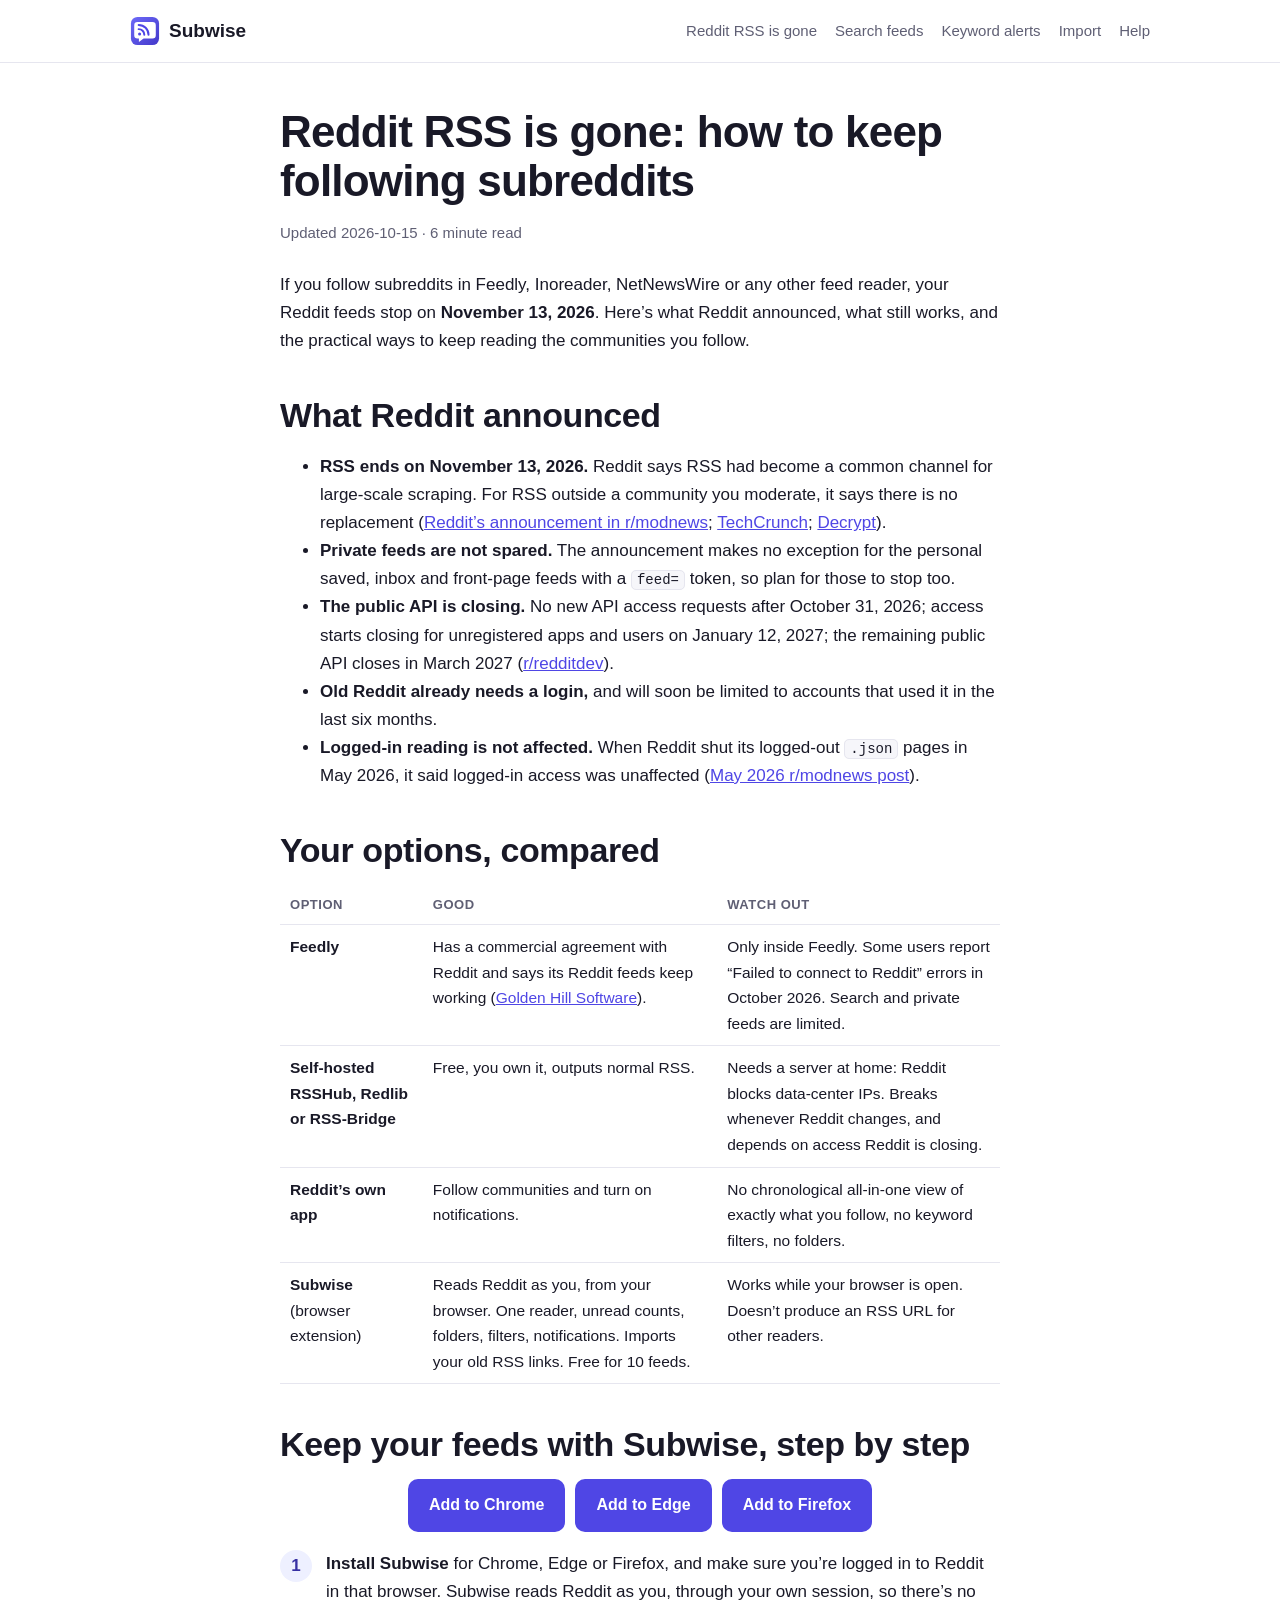
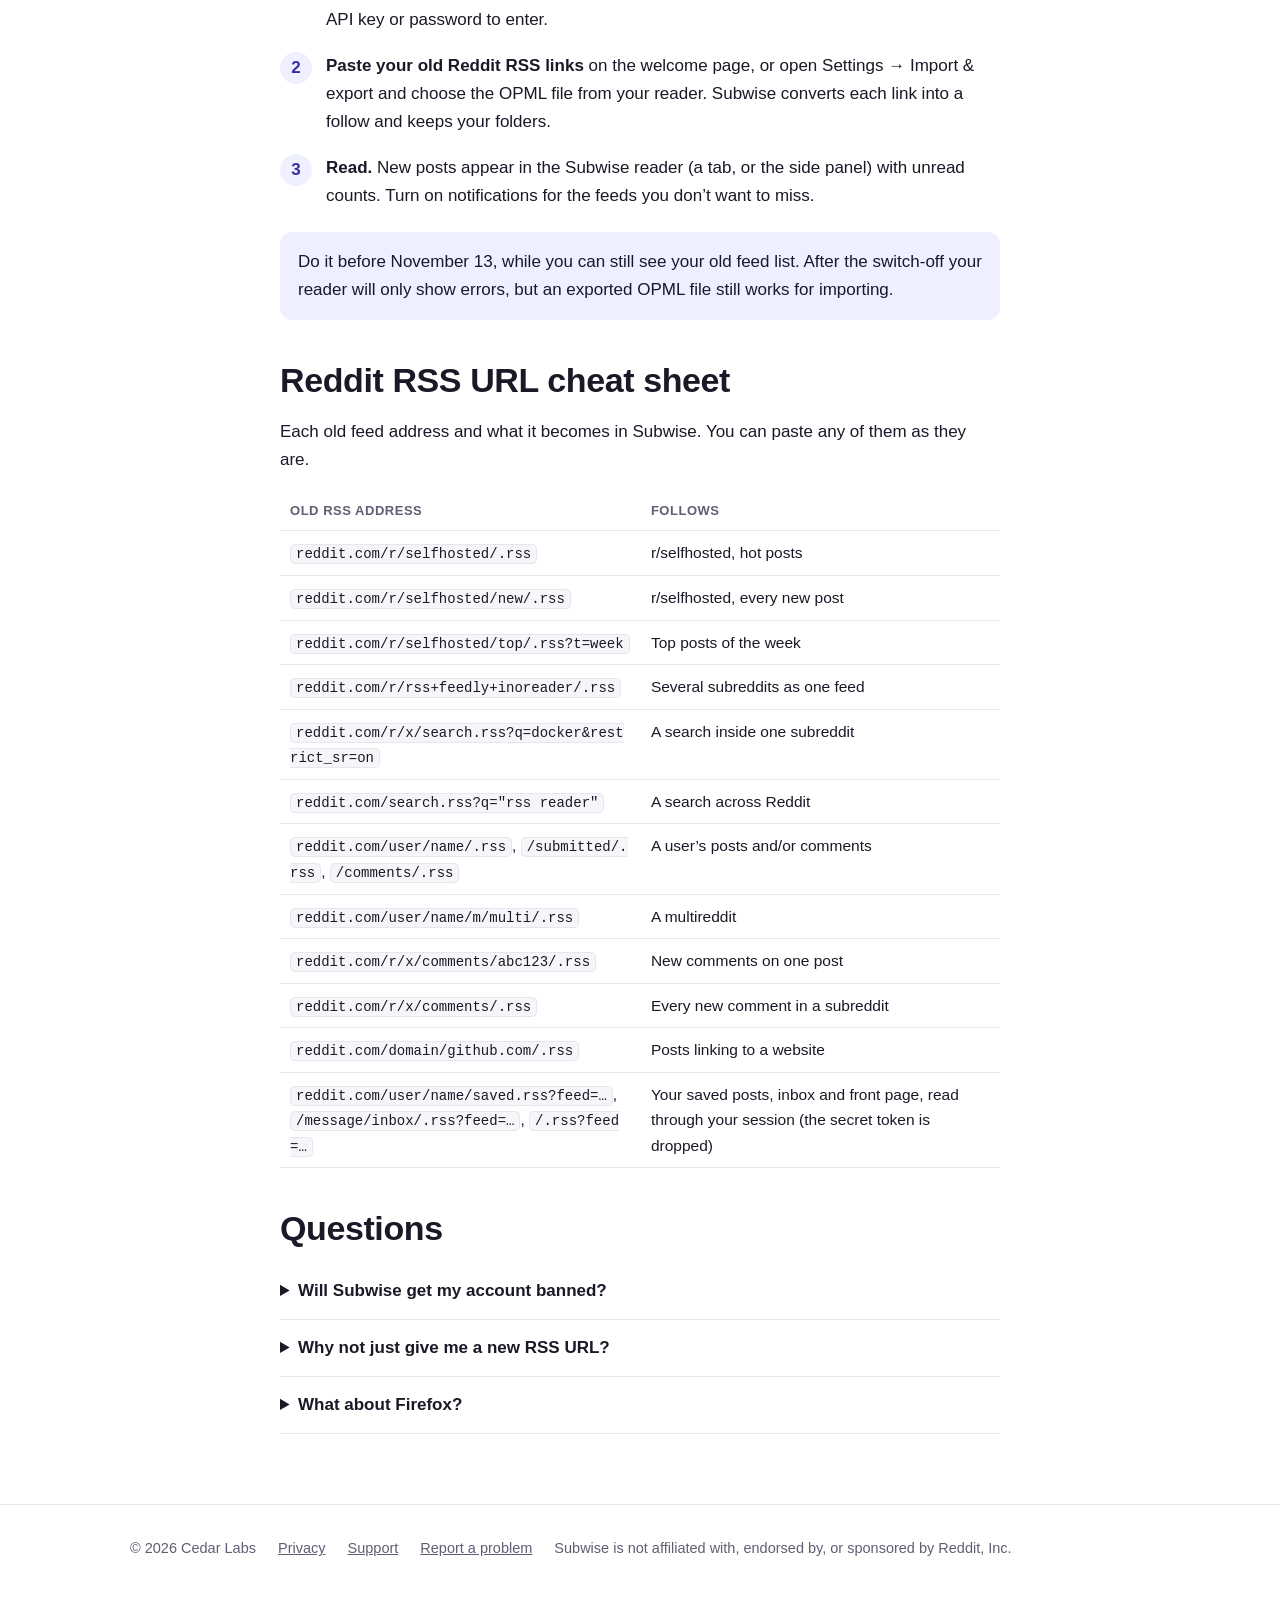
<file: reddit-rss-alternative.html>
<!doctype html>
<html lang="en">
<head>
<meta charset="utf-8">
<meta name="viewport" content="width=device-width, initial-scale=1">
<title>Reddit RSS is gone: how to keep following subreddits (2026)</title>
<meta name="description" content="Reddit stops its RSS feeds on November 13, 2026. What still works, the options compared (Feedly, self-hosting, extensions), and a step-by-step way to keep your subreddit feeds.">
<link rel="canonical" href="https://nkiro33.github.io/subwise/reddit-rss-alternative.html">
<link rel="icon" href="img/favicon-32.png">
<meta property="og:type" content="website">
<meta property="og:title" content="Reddit RSS is gone: how to keep following subreddits (2026)">
<meta property="og:description" content="Reddit stops its RSS feeds on November 13, 2026. What still works, the options compared (Feedly, self-hosting, extensions), and a step-by-step way to keep your subreddit feeds.">
<meta property="og:url" content="https://nkiro33.github.io/subwise/reddit-rss-alternative.html">
<meta property="og:image" content="https://nkiro33.github.io/subwise/img/og.png">
<meta name="twitter:card" content="summary_large_image">
<link rel="stylesheet" href="style.css">
<script type="application/ld+json">{"@context":"https://schema.org","@type":"Article","headline":"Reddit RSS is gone: how to keep following subreddits","datePublished":"2026-10-15","dateModified":"2026-10-15","author":{"@type":"Organization","name":"Cedar Labs"}}</script>
</head>
<body>
<header class="top"><div class="wrap">
  <a class="brand" href="./"><img src="img/icon.svg" alt="">Subwise</a>
  <nav><a href="reddit-rss-alternative.html">Reddit RSS is gone</a><a href="replace-reddit-search-rss.html">Search feeds</a><a href="reddit-keyword-alerts.html">Keyword alerts</a><a href="import-reddit-feeds.html">Import</a><a href="support.html">Help</a></nav>
</div></header>
<article><div class="narrow">
<h1>Reddit RSS is gone: how to keep following subreddits</h1>
<p class="meta">Updated 2026-10-15 · 6 minute read</p>
<p>If you follow subreddits in Feedly, Inoreader, NetNewsWire or any other feed reader, your Reddit feeds stop on <b>November 13, 2026</b>. Here’s what Reddit announced, what still works, and the practical ways to keep reading the communities you follow.</p>

<h2>What Reddit announced</h2>
<ul>
  <li><b>RSS ends on November 13, 2026.</b> Reddit says RSS had become a common channel for large-scale scraping. For RSS outside a community you moderate, it says there is no replacement (<a href="https://www.reddit.com/r/modnews/comments/1wubgvt/continuing_our_infrastructure_updates_whats/">Reddit’s announcement in r/modnews</a>; <a href="https://techcrunch.com/2026/09/30/reddit-is-killing-rss-feeds-ending-public-api-access-because-of-ai-bots/">TechCrunch</a>; <a href="https://decrypt.co/379892/reddit-killing-rss-feeds-public-api-access-ai-scrapers">Decrypt</a>).</li>
  <li><b>Private feeds are not spared.</b> The announcement makes no exception for the personal saved, inbox and front-page feeds with a <code>feed=</code> token, so plan for those to stop too.</li>
  <li><b>The public API is closing.</b> No new API access requests after October 31, 2026; access starts closing for unregistered apps and users on January 12, 2027; the remaining public API closes in March 2027 (<a href="https://www.reddit.com/r/redditdev/comments/1wubcvf/moving_data_api_apps_to_the_developer_platform/">r/redditdev</a>).</li>
  <li><b>Old Reddit already needs a login,</b> and will soon be limited to accounts that used it in the last six months.</li>
  <li><b>Logged-in reading is not affected.</b> When Reddit shut its logged-out <code>.json</code> pages in May 2026, it said logged-in access was unaffected (<a href="https://www.reddit.com/r/modnews/comments/1tq9vxo/protecting_communities_from_scrapers_and_platform/">May 2026 r/modnews post</a>).</li>
</ul>

<h2>Your options, compared</h2>
<table>
<tr><th>Option</th><th>Good</th><th>Watch out</th></tr>
<tr><td><b>Feedly</b></td><td>Has a commercial agreement with Reddit and says its Reddit feeds keep working (<a href="https://www.goldenhillsoftware.com/2026/10/correction-regarding-reddits-rss-feed-shutdown/">Golden Hill Software</a>).</td><td>Only inside Feedly. Some users report “Failed to connect to Reddit” errors in October 2026. Search and private feeds are limited.</td></tr>
<tr><td><b>Self-hosted RSSHub, Redlib or RSS-Bridge</b></td><td>Free, you own it, outputs normal RSS.</td><td>Needs a server at home: Reddit blocks data-center IPs. Breaks whenever Reddit changes, and depends on access Reddit is closing.</td></tr>
<tr><td><b>Reddit’s own app</b></td><td>Follow communities and turn on notifications.</td><td>No chronological all-in-one view of exactly what you follow, no keyword filters, no folders.</td></tr>
<tr><td><b>Subwise</b> (browser extension)</td><td>Reads Reddit as you, from your browser. One reader, unread counts, folders, filters, notifications. Imports your old RSS links. Free for 10 feeds.</td><td>Works while your browser is open. Doesn’t produce an RSS URL for other readers.</td></tr>
</table>

<h2>Keep your feeds with Subwise, step by step</h2>
<div class="cta"><a class="btn primary" href="https://chromewebstore.google.com/detail/mabkemiilfppfpgmgajnjgkemgonjhcn" rel="noopener">Add to Chrome</a><a class="btn primary" href="https://microsoftedge.microsoft.com/addons/detail/ghckfjpcpcoimbggmikcpidoipdnkmbn" rel="noopener">Add to Edge</a><a class="btn primary" href="https://addons.mozilla.org/firefox/addon/subwise/" rel="noopener">Add to Firefox</a></div>
<ol class="steps">
<li><b>Install Subwise</b> for Chrome, Edge or Firefox, and make sure you’re logged in to Reddit in that browser. Subwise reads Reddit as you, through your own session, so there’s no API key or password to enter.</li>
<li><b>Paste your old Reddit RSS links</b> on the welcome page, or open Settings → Import &amp; export and choose the OPML file from your reader. Subwise converts each link into a follow and keeps your folders.</li>
<li><b>Read.</b> New posts appear in the Subwise reader (a tab, or the side panel) with unread counts. Turn on notifications for the feeds you don’t want to miss.</li>
</ol>
<div class="note">Do it before November 13, while you can still see your old feed list. After the switch-off your reader will only show errors, but an exported OPML file still works for importing.</div>

<h2>Reddit RSS URL cheat sheet</h2>
<p>Each old feed address and what it becomes in Subwise. You can paste any of them as they are.</p>
<table>
<tr><th>Old RSS address</th><th>Follows</th></tr>
<tr><td><code>reddit.com/r/selfhosted/.rss</code></td><td>r/selfhosted, hot posts</td></tr>
<tr><td><code>reddit.com/r/selfhosted/new/.rss</code></td><td>r/selfhosted, every new post</td></tr>
<tr><td><code>reddit.com/r/selfhosted/top/.rss?t=week</code></td><td>Top posts of the week</td></tr>
<tr><td><code>reddit.com/r/rss+feedly+inoreader/.rss</code></td><td>Several subreddits as one feed</td></tr>
<tr><td><code>reddit.com/r/x/search.rss?q=docker&amp;restrict_sr=on</code></td><td>A search inside one subreddit</td></tr>
<tr><td><code>reddit.com/search.rss?q="rss reader"</code></td><td>A search across Reddit</td></tr>
<tr><td><code>reddit.com/user/name/.rss</code>, <code>/submitted/.rss</code>, <code>/comments/.rss</code></td><td>A user’s posts and/or comments</td></tr>
<tr><td><code>reddit.com/user/name/m/multi/.rss</code></td><td>A multireddit</td></tr>
<tr><td><code>reddit.com/r/x/comments/abc123/.rss</code></td><td>New comments on one post</td></tr>
<tr><td><code>reddit.com/r/x/comments/.rss</code></td><td>Every new comment in a subreddit</td></tr>
<tr><td><code>reddit.com/domain/github.com/.rss</code></td><td>Posts linking to a website</td></tr>
<tr><td><code>reddit.com/user/name/saved.rss?feed=…</code>, <code>/message/inbox/.rss?feed=…</code>, <code>/.rss?feed=…</code></td><td>Your saved posts, inbox and front page, read through your session (the secret token is dropped)</td></tr>
</table>

<h2>Questions</h2>
<div class="faq">
<details><summary>Will Subwise get my account banned?</summary><p>Subwise is designed to look and behave like a person: by default a few requests per feed per hour, an overall cap of about one request a minute, and a full stop when Reddit pushes back. It never posts or votes, and it doesn’t try to get past Reddit’s checks. Reddit hasn’t published rules for extensions, so no tool can promise more than that.</p></details>
<details><summary>Why not just give me a new RSS URL?</summary><p>Publishing Reddit as a public feed for other services to pull is exactly what Reddit is shutting down, and it would put your account and the extension at risk. Subwise keeps your feeds in its own reader. Pro webhooks can push new posts to Discord, Slack, ntfy or your automations.</p></details>
<details><summary>What about Firefox?</summary><p>Subwise works in Firefox too, with the reader in a tab or in Firefox’s sidebar.</p></details>
</div>
</div></article>
<footer><div class="wrap">
  <span>© 2026 Cedar Labs</span>
  <a href="privacy.html">Privacy</a>
  <a href="support.html">Support</a>
  <a href="https://github.com/nkiro33/subwise/issues">Report a problem</a>
  <span>Subwise is not affiliated with, endorsed by, or sponsored by Reddit, Inc.</span>
</div></footer>
</body>
</html>
</file>
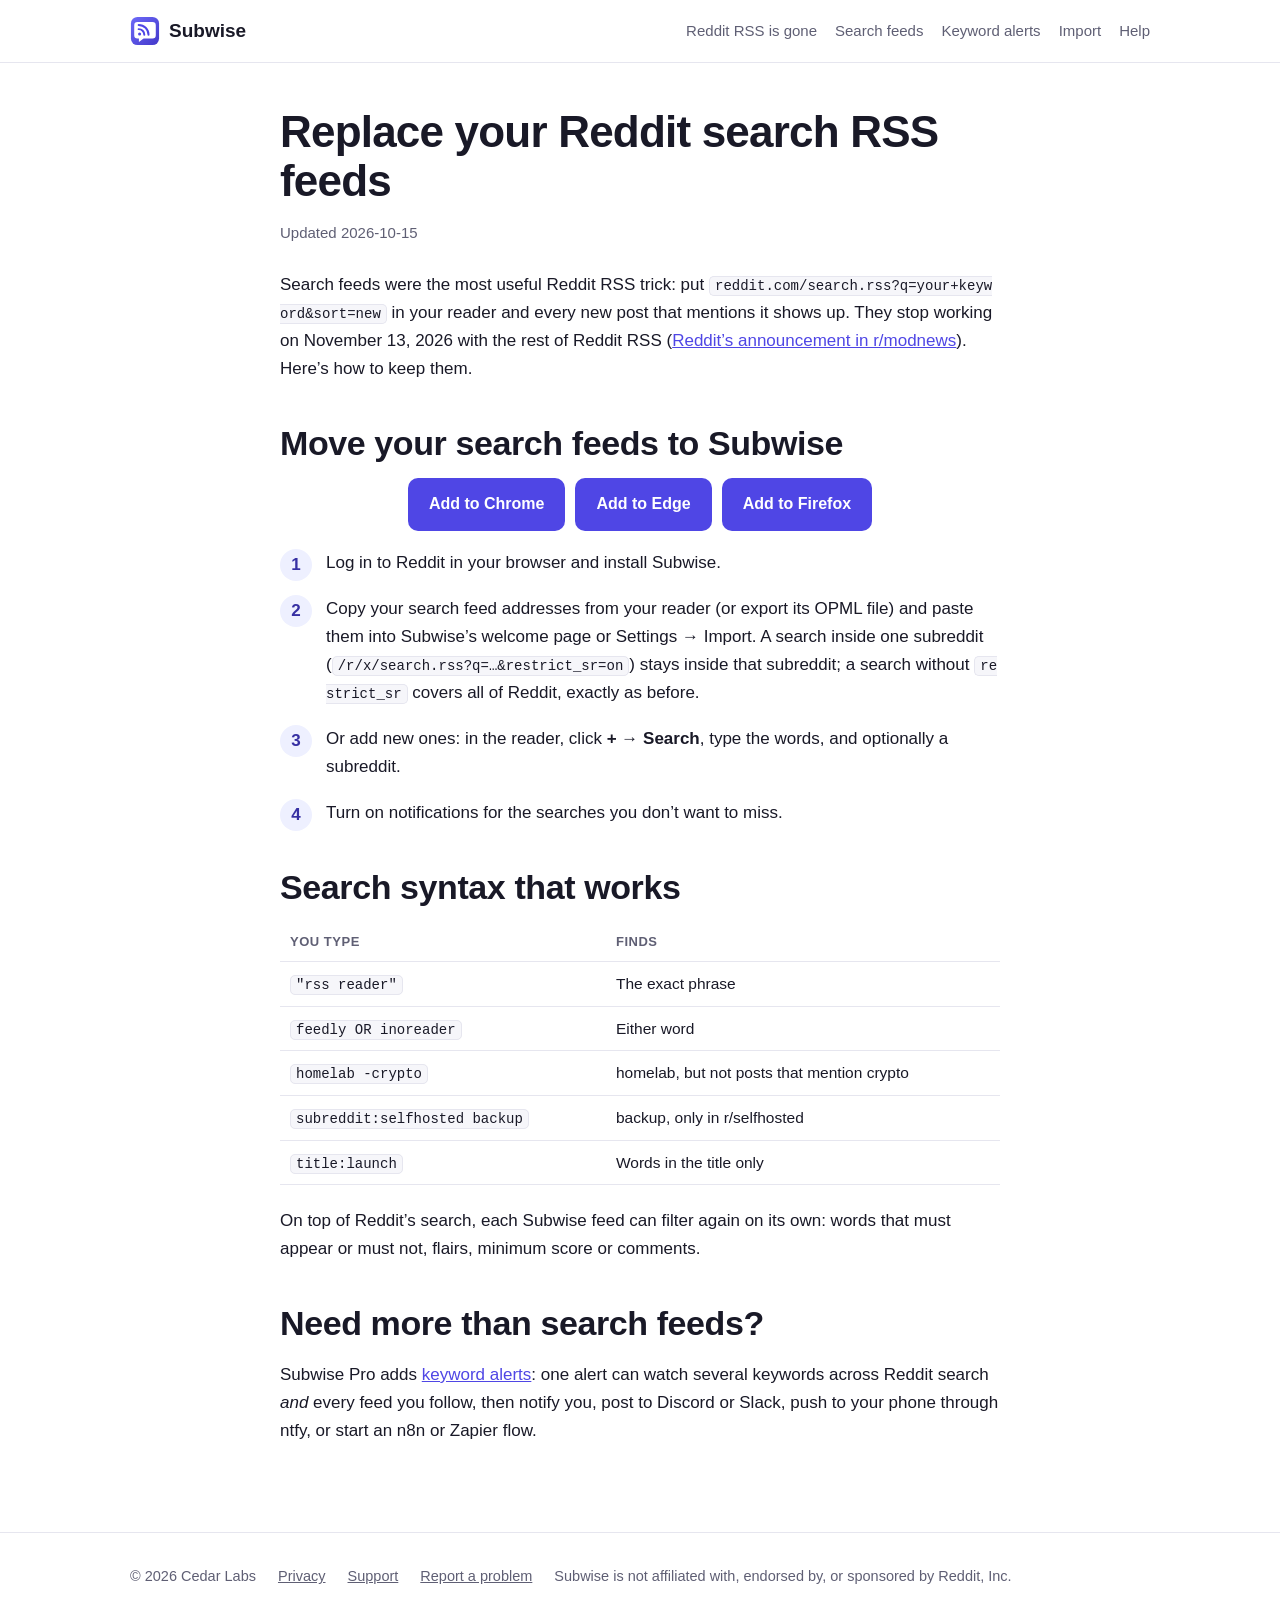
<file: replace-reddit-search-rss.html>
<!doctype html>
<html lang="en">
<head>
<meta charset="utf-8">
<meta name="viewport" content="width=device-width, initial-scale=1">
<title>Replace Reddit search RSS feeds (search.rss) after November 13, 2026</title>
<meta name="description" content="Reddit search RSS feeds stop on November 13, 2026. How to keep following Reddit searches for keywords, brands or topics, with filters and notifications.">
<link rel="canonical" href="https://nkiro33.github.io/subwise/replace-reddit-search-rss.html">
<link rel="icon" href="img/favicon-32.png">
<meta property="og:type" content="website">
<meta property="og:title" content="Replace Reddit search RSS feeds (search.rss) after November 13, 2026">
<meta property="og:description" content="Reddit search RSS feeds stop on November 13, 2026. How to keep following Reddit searches for keywords, brands or topics, with filters and notifications.">
<meta property="og:url" content="https://nkiro33.github.io/subwise/replace-reddit-search-rss.html">
<meta property="og:image" content="https://nkiro33.github.io/subwise/img/og.png">
<meta name="twitter:card" content="summary_large_image">
<link rel="stylesheet" href="style.css">

</head>
<body>
<header class="top"><div class="wrap">
  <a class="brand" href="./"><img src="img/icon.svg" alt="">Subwise</a>
  <nav><a href="reddit-rss-alternative.html">Reddit RSS is gone</a><a href="replace-reddit-search-rss.html">Search feeds</a><a href="reddit-keyword-alerts.html">Keyword alerts</a><a href="import-reddit-feeds.html">Import</a><a href="support.html">Help</a></nav>
</div></header>
<article><div class="narrow">
<h1>Replace your Reddit search RSS feeds</h1>
<p class="meta">Updated 2026-10-15</p>
<p>Search feeds were the most useful Reddit RSS trick: put <code>reddit.com/search.rss?q=your+keyword&amp;sort=new</code> in your reader and every new post that mentions it shows up. They stop working on November 13, 2026 with the rest of Reddit RSS (<a href="https://www.reddit.com/r/modnews/comments/1wubgvt/continuing_our_infrastructure_updates_whats/">Reddit’s announcement in r/modnews</a>). Here’s how to keep them.</p>

<h2>Move your search feeds to Subwise</h2>
<div class="cta"><a class="btn primary" href="https://chromewebstore.google.com/detail/mabkemiilfppfpgmgajnjgkemgonjhcn" rel="noopener">Add to Chrome</a><a class="btn primary" href="https://microsoftedge.microsoft.com/addons/detail/ghckfjpcpcoimbggmikcpidoipdnkmbn" rel="noopener">Add to Edge</a><a class="btn primary" href="https://addons.mozilla.org/firefox/addon/subwise/" rel="noopener">Add to Firefox</a></div>
<ol class="steps">
<li>Log in to Reddit in your browser and install Subwise.</li>
<li>Copy your search feed addresses from your reader (or export its OPML file) and paste them into Subwise’s welcome page or Settings → Import. A search inside one subreddit (<code>/r/x/search.rss?q=…&amp;restrict_sr=on</code>) stays inside that subreddit; a search without <code>restrict_sr</code> covers all of Reddit, exactly as before.</li>
<li>Or add new ones: in the reader, click <b>+</b> → <b>Search</b>, type the words, and optionally a subreddit.</li>
<li>Turn on notifications for the searches you don’t want to miss.</li>
</ol>

<h2>Search syntax that works</h2>
<table>
<tr><th>You type</th><th>Finds</th></tr>
<tr><td><code>"rss reader"</code></td><td>The exact phrase</td></tr>
<tr><td><code>feedly OR inoreader</code></td><td>Either word</td></tr>
<tr><td><code>homelab -crypto</code></td><td>homelab, but not posts that mention crypto</td></tr>
<tr><td><code>subreddit:selfhosted backup</code></td><td>backup, only in r/selfhosted</td></tr>
<tr><td><code>title:launch</code></td><td>Words in the title only</td></tr>
</table>
<p>On top of Reddit’s search, each Subwise feed can filter again on its own: words that must appear or must not, flairs, minimum score or comments.</p>

<h2>Need more than search feeds?</h2>
<p>Subwise Pro adds <a href="reddit-keyword-alerts.html">keyword alerts</a>: one alert can watch several keywords across Reddit search <i>and</i> every feed you follow, then notify you, post to Discord or Slack, push to your phone through ntfy, or start an n8n or Zapier flow.</p>
</div></article>
<footer><div class="wrap">
  <span>© 2026 Cedar Labs</span>
  <a href="privacy.html">Privacy</a>
  <a href="support.html">Support</a>
  <a href="https://github.com/nkiro33/subwise/issues">Report a problem</a>
  <span>Subwise is not affiliated with, endorsed by, or sponsored by Reddit, Inc.</span>
</div></footer>
</body>
</html>
</file>
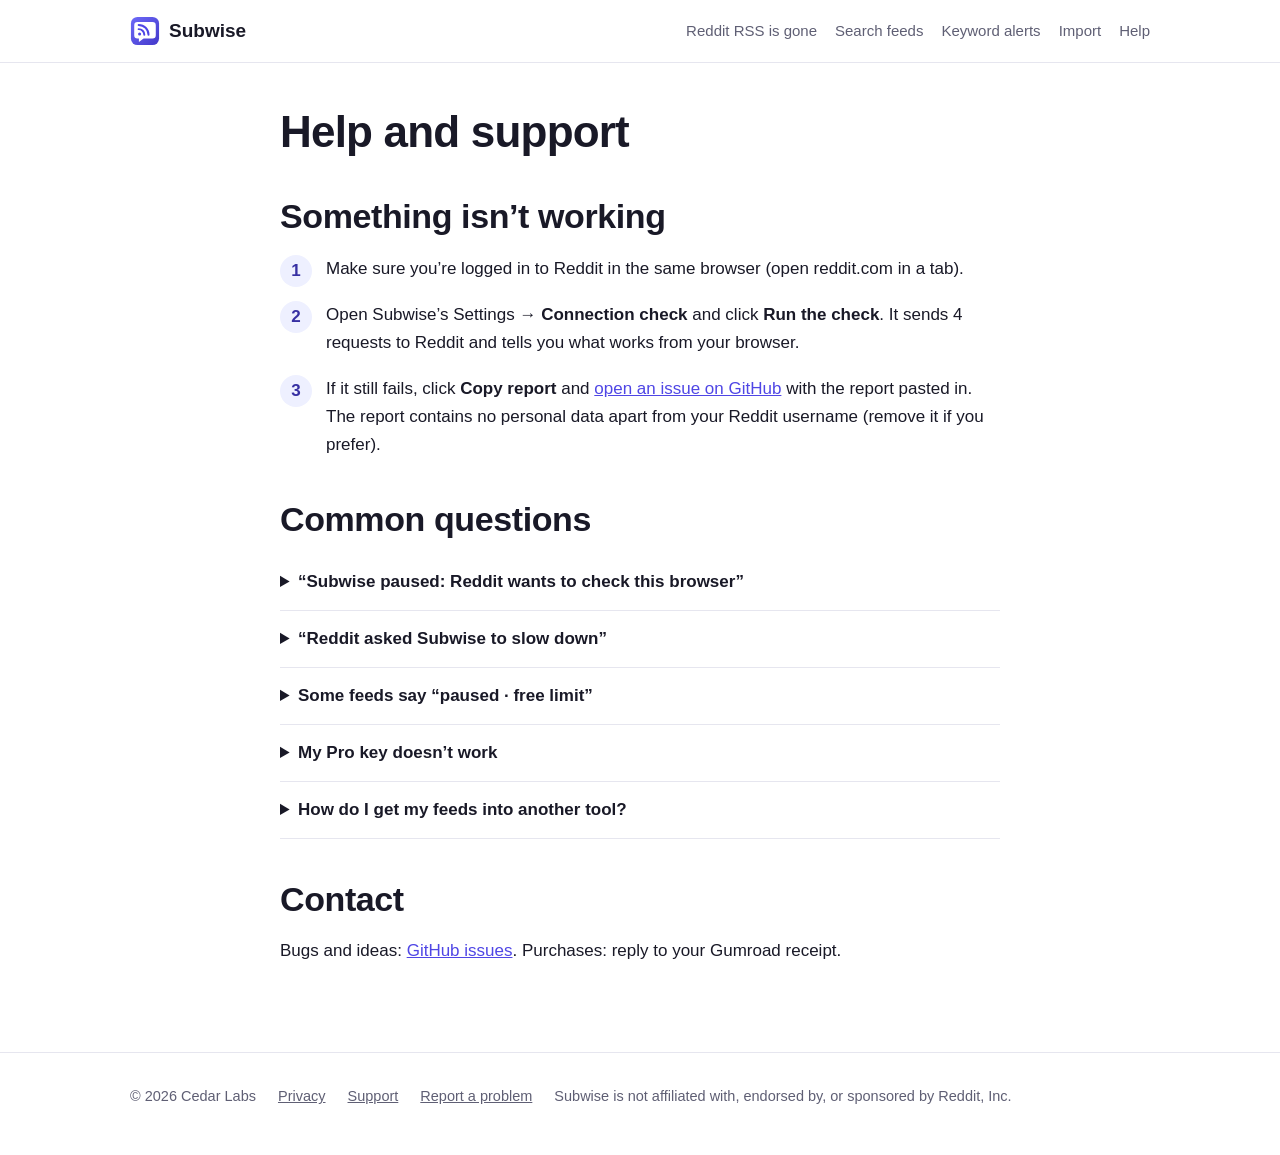
<file: support.html>
<!doctype html>
<html lang="en">
<head>
<meta charset="utf-8">
<meta name="viewport" content="width=device-width, initial-scale=1">
<title>Subwise help and support</title>
<meta name="description" content="Help for the Subwise browser extension: setup, connection problems, Pro license and contact.">
<link rel="canonical" href="https://nkiro33.github.io/subwise/support.html">
<link rel="icon" href="img/favicon-32.png">
<meta property="og:type" content="website">
<meta property="og:title" content="Subwise help and support">
<meta property="og:description" content="Help for the Subwise browser extension: setup, connection problems, Pro license and contact.">
<meta property="og:url" content="https://nkiro33.github.io/subwise/support.html">
<meta property="og:image" content="https://nkiro33.github.io/subwise/img/og.png">
<meta name="twitter:card" content="summary_large_image">
<link rel="stylesheet" href="style.css">

</head>
<body>
<header class="top"><div class="wrap">
  <a class="brand" href="./"><img src="img/icon.svg" alt="">Subwise</a>
  <nav><a href="reddit-rss-alternative.html">Reddit RSS is gone</a><a href="replace-reddit-search-rss.html">Search feeds</a><a href="reddit-keyword-alerts.html">Keyword alerts</a><a href="import-reddit-feeds.html">Import</a><a href="support.html">Help</a></nav>
</div></header>
<article><div class="narrow">
<h1>Help and support</h1>
<h2>Something isn’t working</h2>
<ol class="steps">
<li>Make sure you’re logged in to Reddit in the same browser (open reddit.com in a tab).</li>
<li>Open Subwise’s Settings → <b>Connection check</b> and click <b>Run the check</b>. It sends 4 requests to Reddit and tells you what works from your browser.</li>
<li>If it still fails, click <b>Copy report</b> and <a href="https://github.com/nkiro33/subwise/issues/new?title=Problem%3A%20&amp;body=Paste%20the%20connection%20check%20report%20here">open an issue on GitHub</a> with the report pasted in. The report contains no personal data apart from your Reddit username (remove it if you prefer).</li>
</ol>
<h2>Common questions</h2>
<div class="faq">
<details><summary>“Subwise paused: Reddit wants to check this browser”</summary><p>Reddit sometimes shows a quick check page to browsers it doesn’t recognise. Open reddit.com in a tab and browse for a moment; Subwise notices and carries on by itself. It never answers those checks on its own.</p></details>
<details><summary>“Reddit asked Subwise to slow down”</summary><p>Reddit sent a rate-limit response. Subwise pauses everything, for longer each time it happens. If you follow many feeds, lower the request limit or raise the check interval in Settings → General.</p></details>
<details><summary>Some feeds say “paused · free limit”</summary><p>The free plan follows 10 subreddits, users or searches. The rest stay in your list until you upgrade.</p></details>
<details><summary>My Pro key doesn’t work</summary><p>Copy the key from your Gumroad receipt exactly. One key works on up to 5 browsers; to move it, remove it from an old browser (Settings → Pro) first. For refunds or billing, reply to your Gumroad receipt email.</p></details>
<details><summary>How do I get my feeds into another tool?</summary><p>Settings → Import &amp; export → <b>Export feeds as OPML</b> gives you the list. Pro users can export posts and alert matches as CSV or JSON.</p></details>
</div>
<h2>Contact</h2>
<p>Bugs and ideas: <a href="https://github.com/nkiro33/subwise/issues">GitHub issues</a>. Purchases: reply to your Gumroad receipt.</p>
</div></article>
<footer><div class="wrap">
  <span>© 2026 Cedar Labs</span>
  <a href="privacy.html">Privacy</a>
  <a href="support.html">Support</a>
  <a href="https://github.com/nkiro33/subwise/issues">Report a problem</a>
  <span>Subwise is not affiliated with, endorsed by, or sponsored by Reddit, Inc.</span>
</div></footer>
</body>
</html>
</file>
<file: style.css>
:root {
  --bg: #ffffff; --soft: #f6f6fa; --text: #191927; --muted: #5f5f74; --border: #e6e6ef;
  --accent: #4f46e5; --accent-dark: #3730a3; --accent-weak: #eef0ff; --ok: #15803d; --warn-weak: #fdf6e3;
  --font: -apple-system, BlinkMacSystemFont, "Segoe UI", Roboto, "Helvetica Neue", Arial, sans-serif;
}
@media (prefers-color-scheme: dark) {
  :root { --bg: #0f1117; --soft: #161922; --text: #e6e8ef; --muted: #a0a6b8; --border: #272c39; --accent: #8b8cf8; --accent-dark: #c7c8ff; --accent-weak: #22244a; --ok: #4ade80; --warn-weak: #2b2410; }
}
* { box-sizing: border-box; }
html { -webkit-text-size-adjust: 100%; }
body { margin: 0; font: 17px/1.65 var(--font); color: var(--text); background: var(--bg); -webkit-font-smoothing: antialiased; }
a { color: var(--accent); }
img { max-width: 100%; height: auto; }
.wrap { max-width: 1060px; margin: 0 auto; padding: 0 20px; }
.narrow { max-width: 760px; margin: 0 auto; padding: 0 20px; }
header.top { border-bottom: 1px solid var(--border); }
header.top .wrap { display: flex; align-items: center; gap: 18px; height: 62px; }
.brand { display: flex; align-items: center; gap: 9px; font-weight: 800; font-size: 19px; color: var(--text); text-decoration: none; }
.brand img { width: 30px; height: 30px; }
header.top nav { margin-left: auto; display: flex; gap: 18px; font-size: 15px; }
header.top nav a { color: var(--muted); text-decoration: none; }
header.top nav a:hover { color: var(--text); }
.hero { background: linear-gradient(135deg, #4f46e5 0%, #3730a3 60%, #312e81 100%); color: #fff; padding: 64px 0 0; overflow: hidden; }
.hero .wrap { text-align: center; }
.badge { display: inline-block; background: rgba(255,255,255,.16); border-radius: 99px; padding: 5px 14px; font-size: 14px; font-weight: 600; margin-bottom: 18px; }
.hero h1 { font-size: clamp(32px, 5.4vw, 54px); line-height: 1.08; margin: 0 0 16px; letter-spacing: -1px; }
.hero p.lead { font-size: clamp(18px, 2.4vw, 21px); color: #e0e7ff; max-width: 720px; margin: 0 auto 26px; }
.cta { display: flex; gap: 10px; justify-content: center; flex-wrap: wrap; margin-bottom: 14px; }
.btn { display: inline-flex; align-items: center; gap: 8px; padding: 12px 20px; border-radius: 10px; font-weight: 700; font-size: 16px; text-decoration: none; border: 1px solid transparent; }
.btn.light { background: #fff; color: #312e81; }
.btn.ghost { border-color: rgba(255,255,255,.45); color: #fff; }
.btn.primary { background: var(--accent); color: #fff; }
.btn[aria-disabled="true"] { opacity: .65; pointer-events: none; }
.hero small { display: block; color: #c7d2fe; font-size: 14px; margin-bottom: 38px; }
.hero .shot { max-width: 1000px; margin: 0 auto; border-radius: 14px 14px 0 0; box-shadow: 0 -10px 60px rgba(10,10,40,.45); display: block; }
section { padding: 64px 0; }
section.soft { background: var(--soft); }
h2 { font-size: clamp(26px, 3.2vw, 34px); line-height: 1.2; letter-spacing: -.4px; margin: 0 0 14px; }
h3 { font-size: 20px; margin: 26px 0 8px; }
.grid3 { display: grid; grid-template-columns: repeat(auto-fit, minmax(260px, 1fr)); gap: 22px; margin-top: 26px; }
.card { background: var(--bg); border: 1px solid var(--border); border-radius: 14px; padding: 22px; }
section.soft .card { background: var(--bg); }
.card h3 { margin-top: 0; }
.card p { margin: 0; color: var(--muted); font-size: 16px; }
.split { display: grid; grid-template-columns: 1fr 1fr; gap: 40px; align-items: center; }
.split img { border-radius: 12px; box-shadow: 0 10px 40px rgba(20,20,60,.18); }
@media (max-width: 800px) { .split { grid-template-columns: 1fr; } header.top nav { display: none; } }
ul.checks { list-style: none; padding: 0; }
ul.checks li { padding-left: 28px; position: relative; margin: 9px 0; }
ul.checks li::before { content: "✓"; position: absolute; left: 0; color: var(--ok); font-weight: 800; }
.price-grid { display: grid; grid-template-columns: repeat(auto-fit, minmax(220px, 1fr)); gap: 18px; margin-top: 24px; }
.price { font-size: 34px; font-weight: 800; }
.price small { font-size: 15px; color: var(--muted); font-weight: 500; }
table { border-collapse: collapse; width: 100%; font-size: 15.5px; margin: 14px 0 22px; }
th, td { text-align: left; padding: 9px 10px; border-bottom: 1px solid var(--border); vertical-align: top; }
th { font-size: 13px; text-transform: uppercase; letter-spacing: .04em; color: var(--muted); }
code { font: 14px ui-monospace, SFMono-Regular, Menlo, monospace; background: var(--soft); border: 1px solid var(--border); border-radius: 5px; padding: 1px 5px; word-break: break-all; }
article { padding: 44px 0 70px; }
article h1 { font-size: clamp(30px, 4.6vw, 44px); line-height: 1.12; letter-spacing: -.8px; margin: 0 0 14px; }
article .meta { color: var(--muted); font-size: 15px; margin-bottom: 26px; }
article h2 { margin-top: 40px; }
.note { background: var(--accent-weak); border-radius: 12px; padding: 16px 18px; margin: 22px 0; }
.note.warn { background: var(--warn-weak); }
.steps { counter-reset: s; list-style: none; padding: 0; }
.steps li { counter-increment: s; position: relative; padding-left: 46px; margin: 18px 0; }
.steps li::before { content: counter(s); position: absolute; left: 0; top: 0; width: 32px; height: 32px; border-radius: 50%; background: var(--accent-weak); color: var(--accent-dark); font-weight: 800; display: flex; align-items: center; justify-content: center; }
.faq details { border-bottom: 1px solid var(--border); padding: 14px 0; }
.faq summary { cursor: pointer; font-weight: 700; }
.faq details p { margin: 10px 0 0; color: var(--muted); }
footer { border-top: 1px solid var(--border); padding: 32px 0 46px; color: var(--muted); font-size: 14.5px; }
footer .wrap { display: flex; gap: 22px; flex-wrap: wrap; align-items: center; }
footer a { color: var(--muted); }
.guides a.card { text-decoration: none; color: inherit; display: block; }
.guides a.card:hover { border-color: var(--accent); }
.small { font-size: 14px; color: var(--muted); }
</file>
